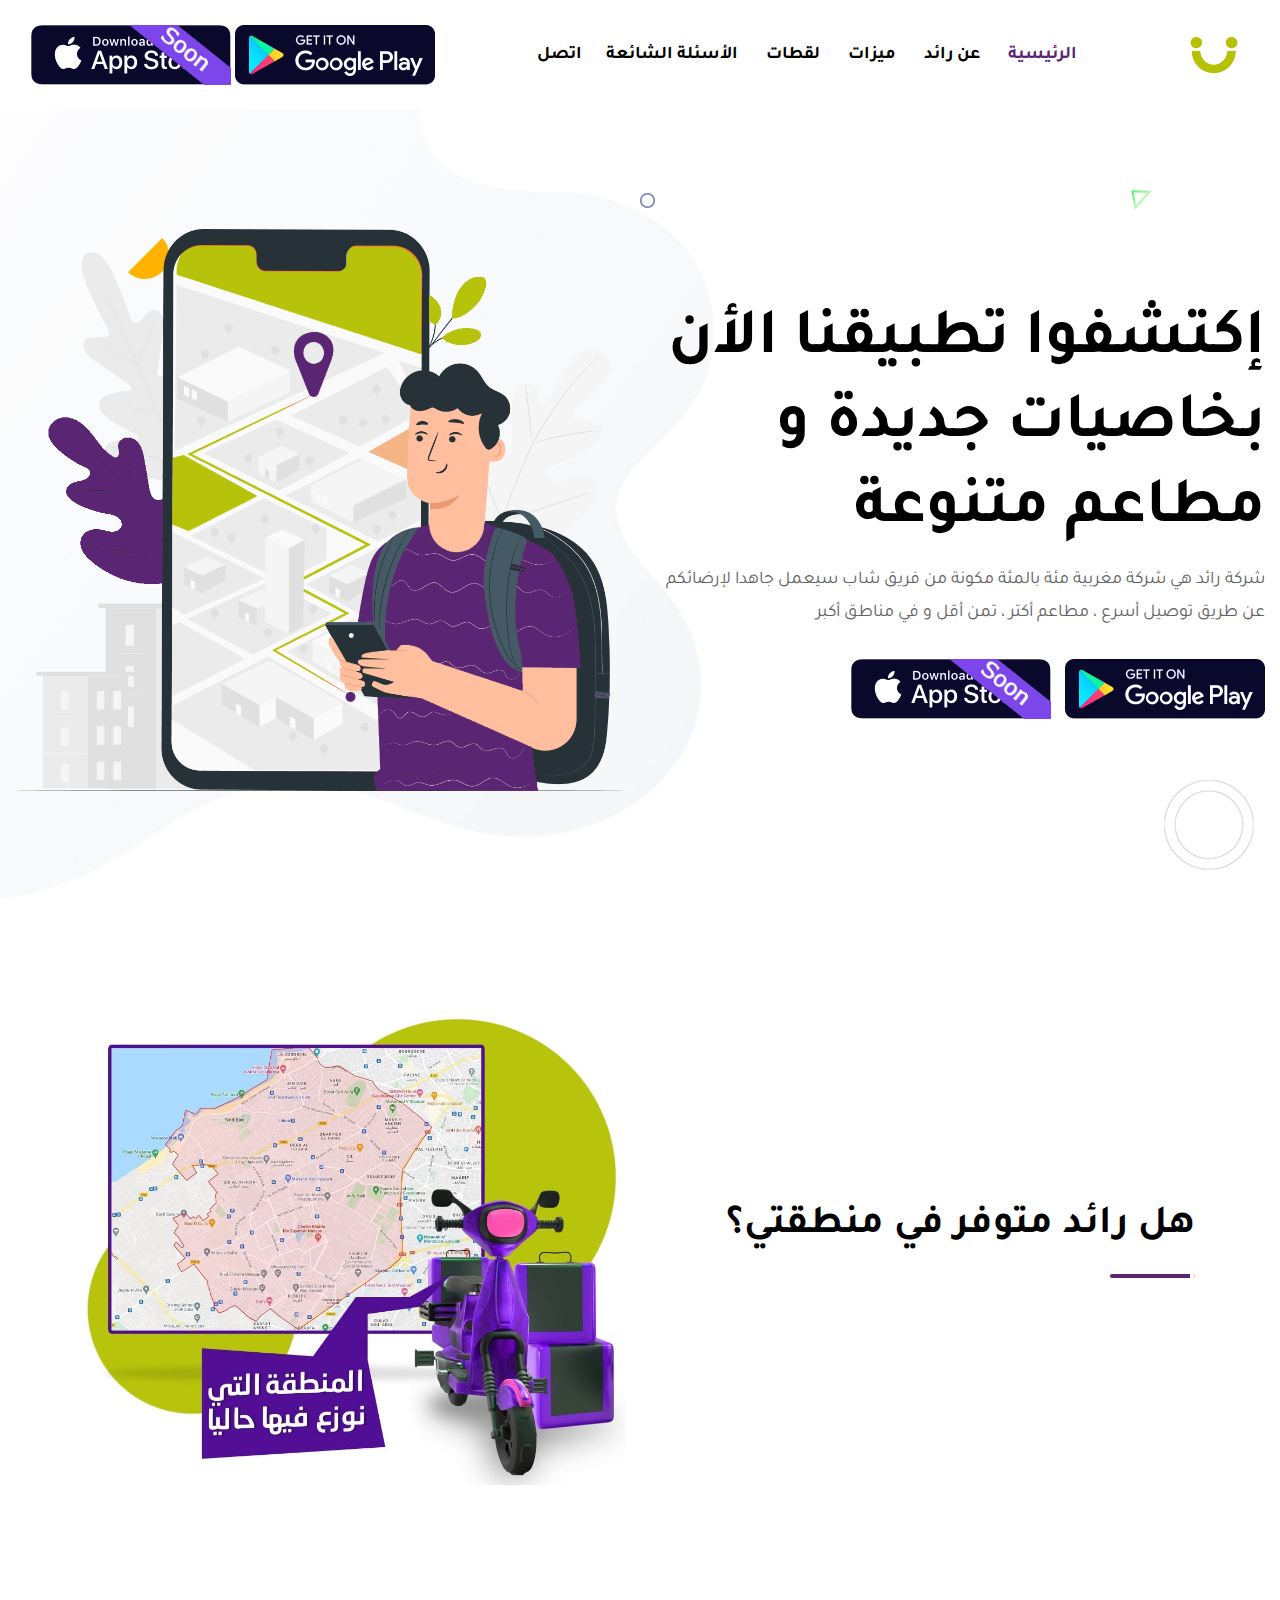
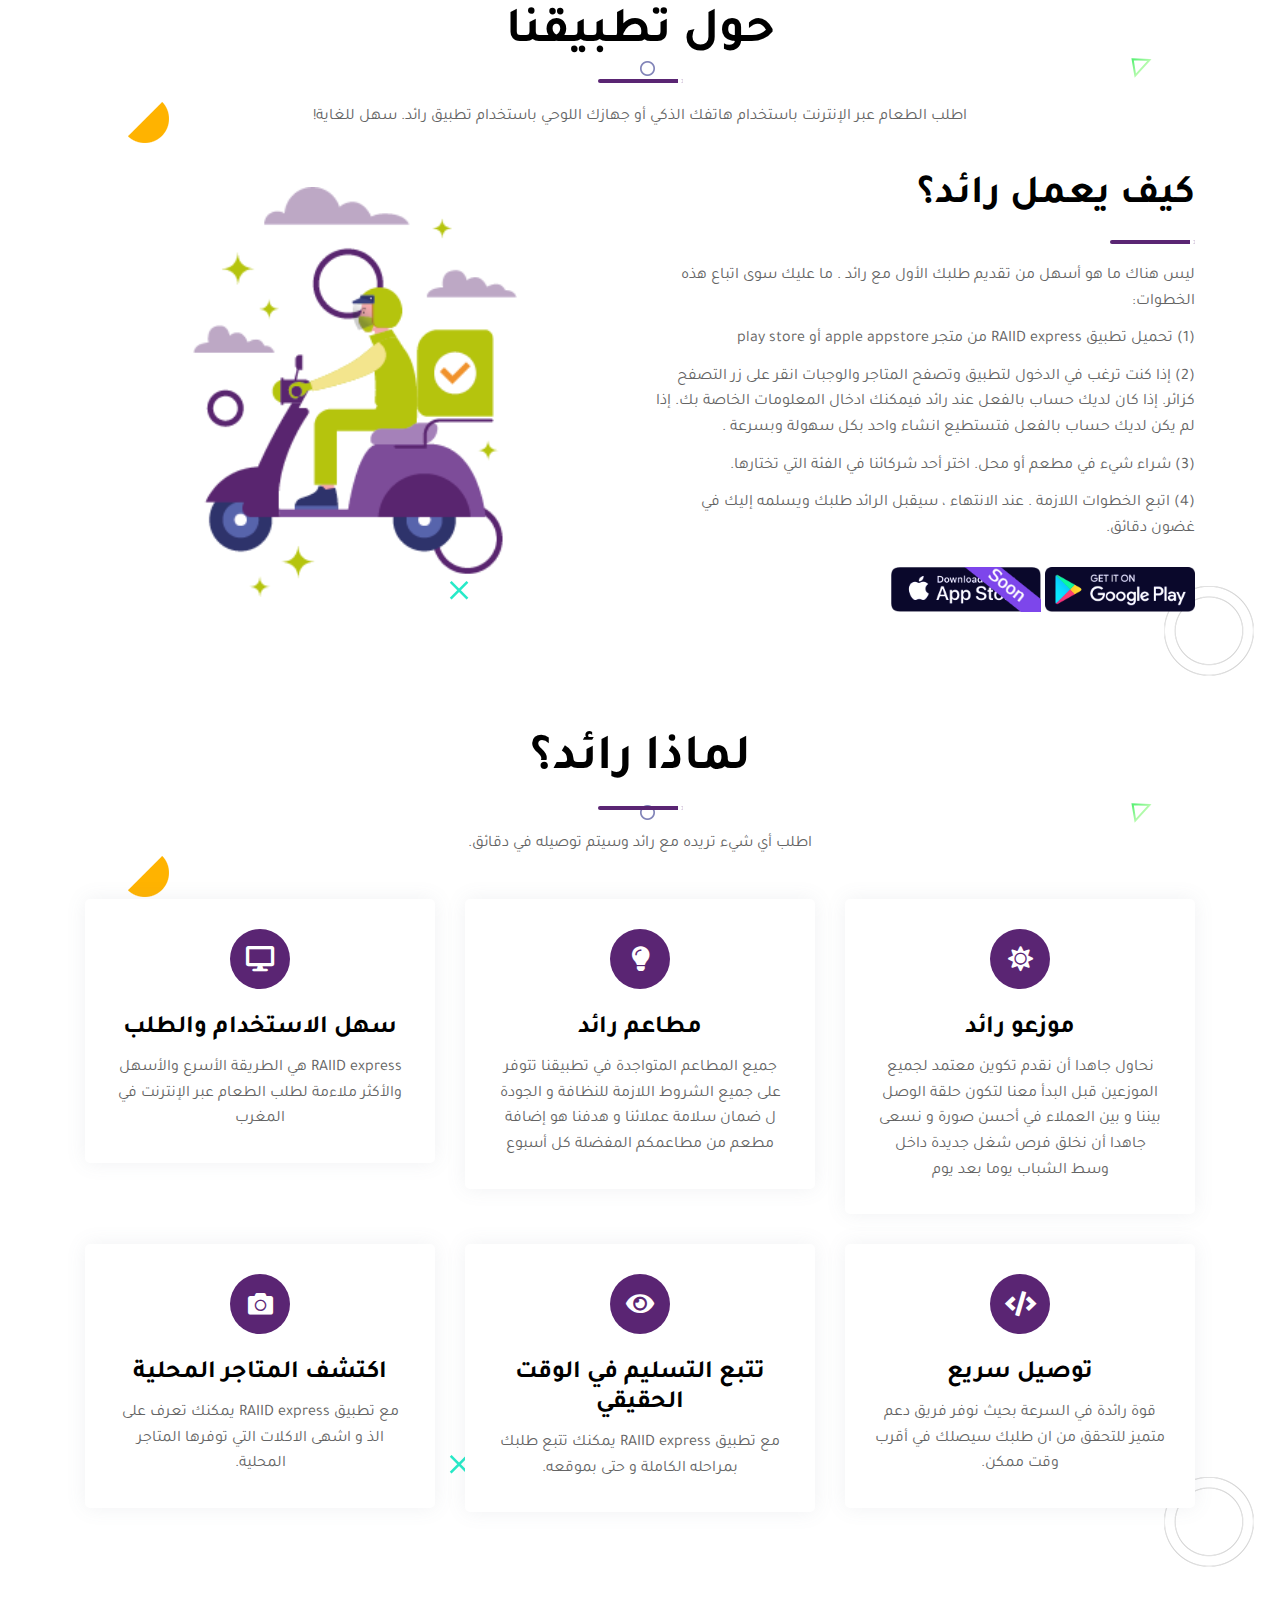
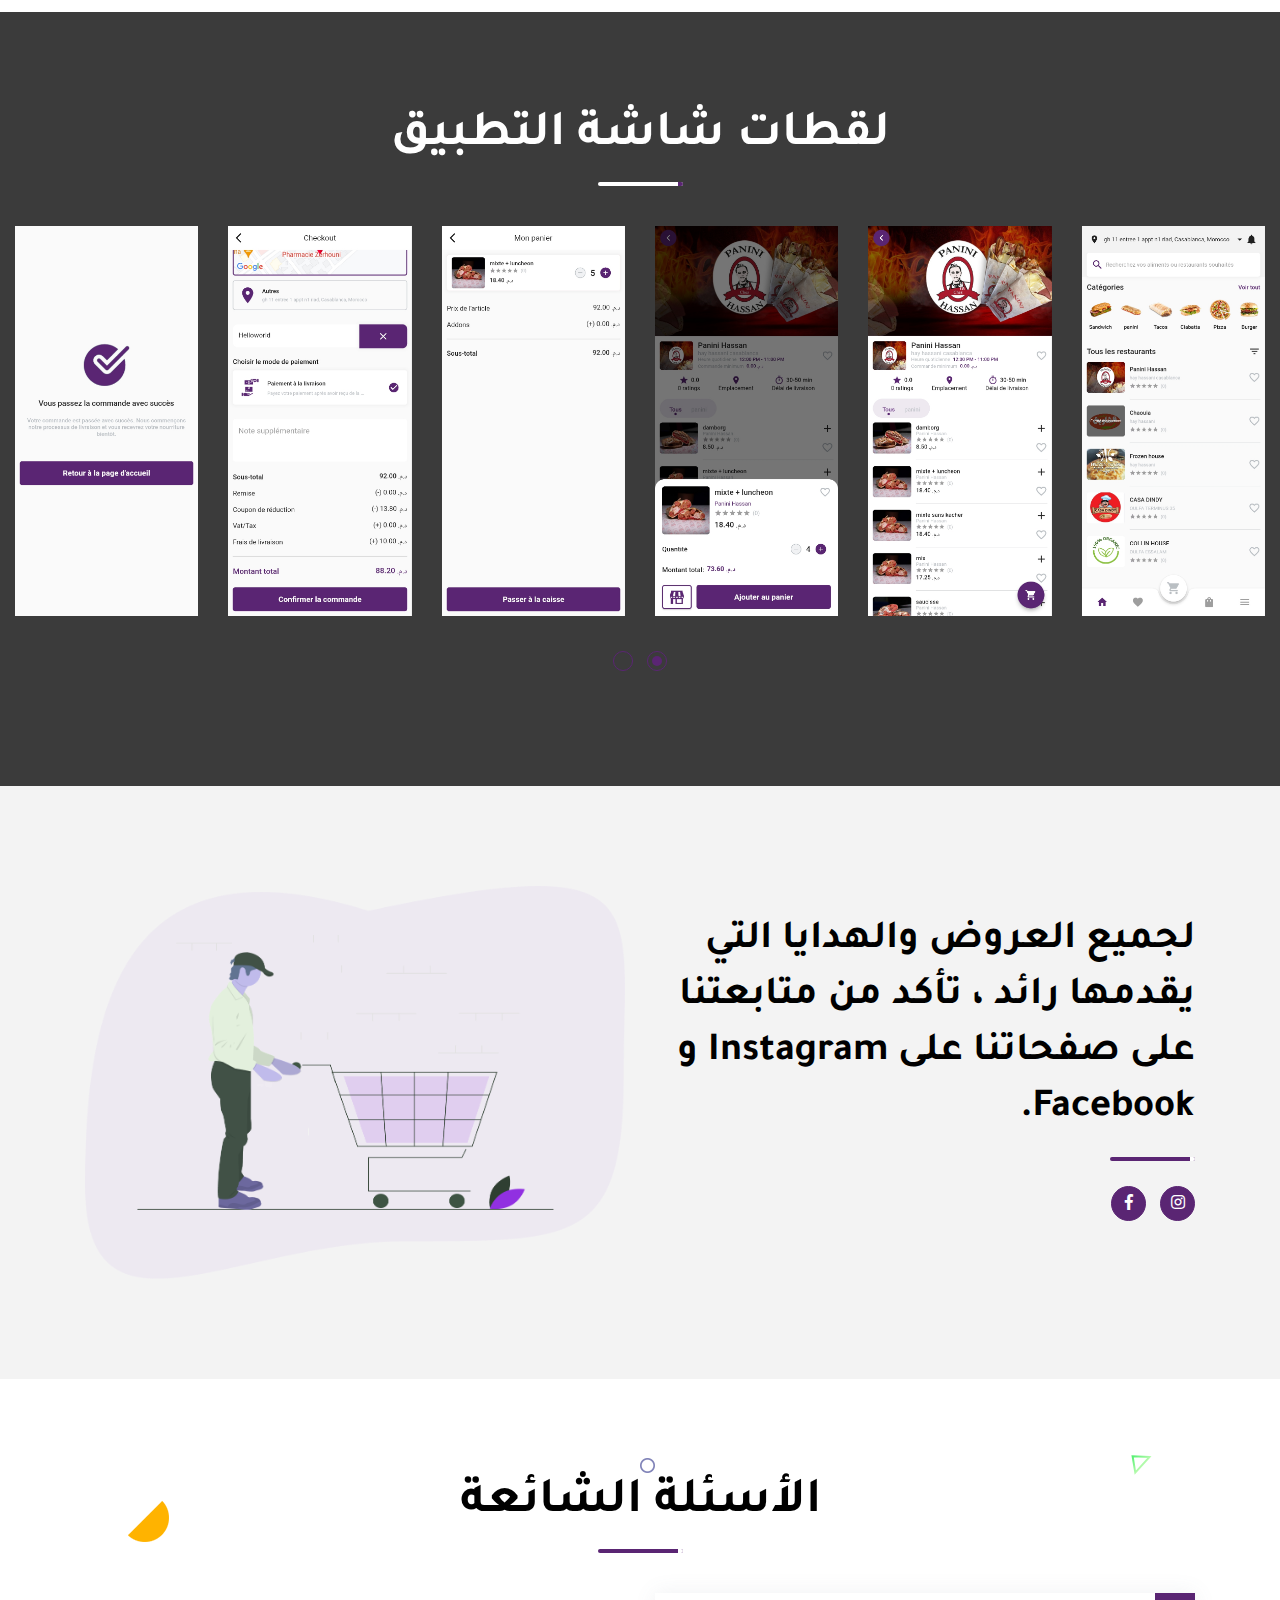
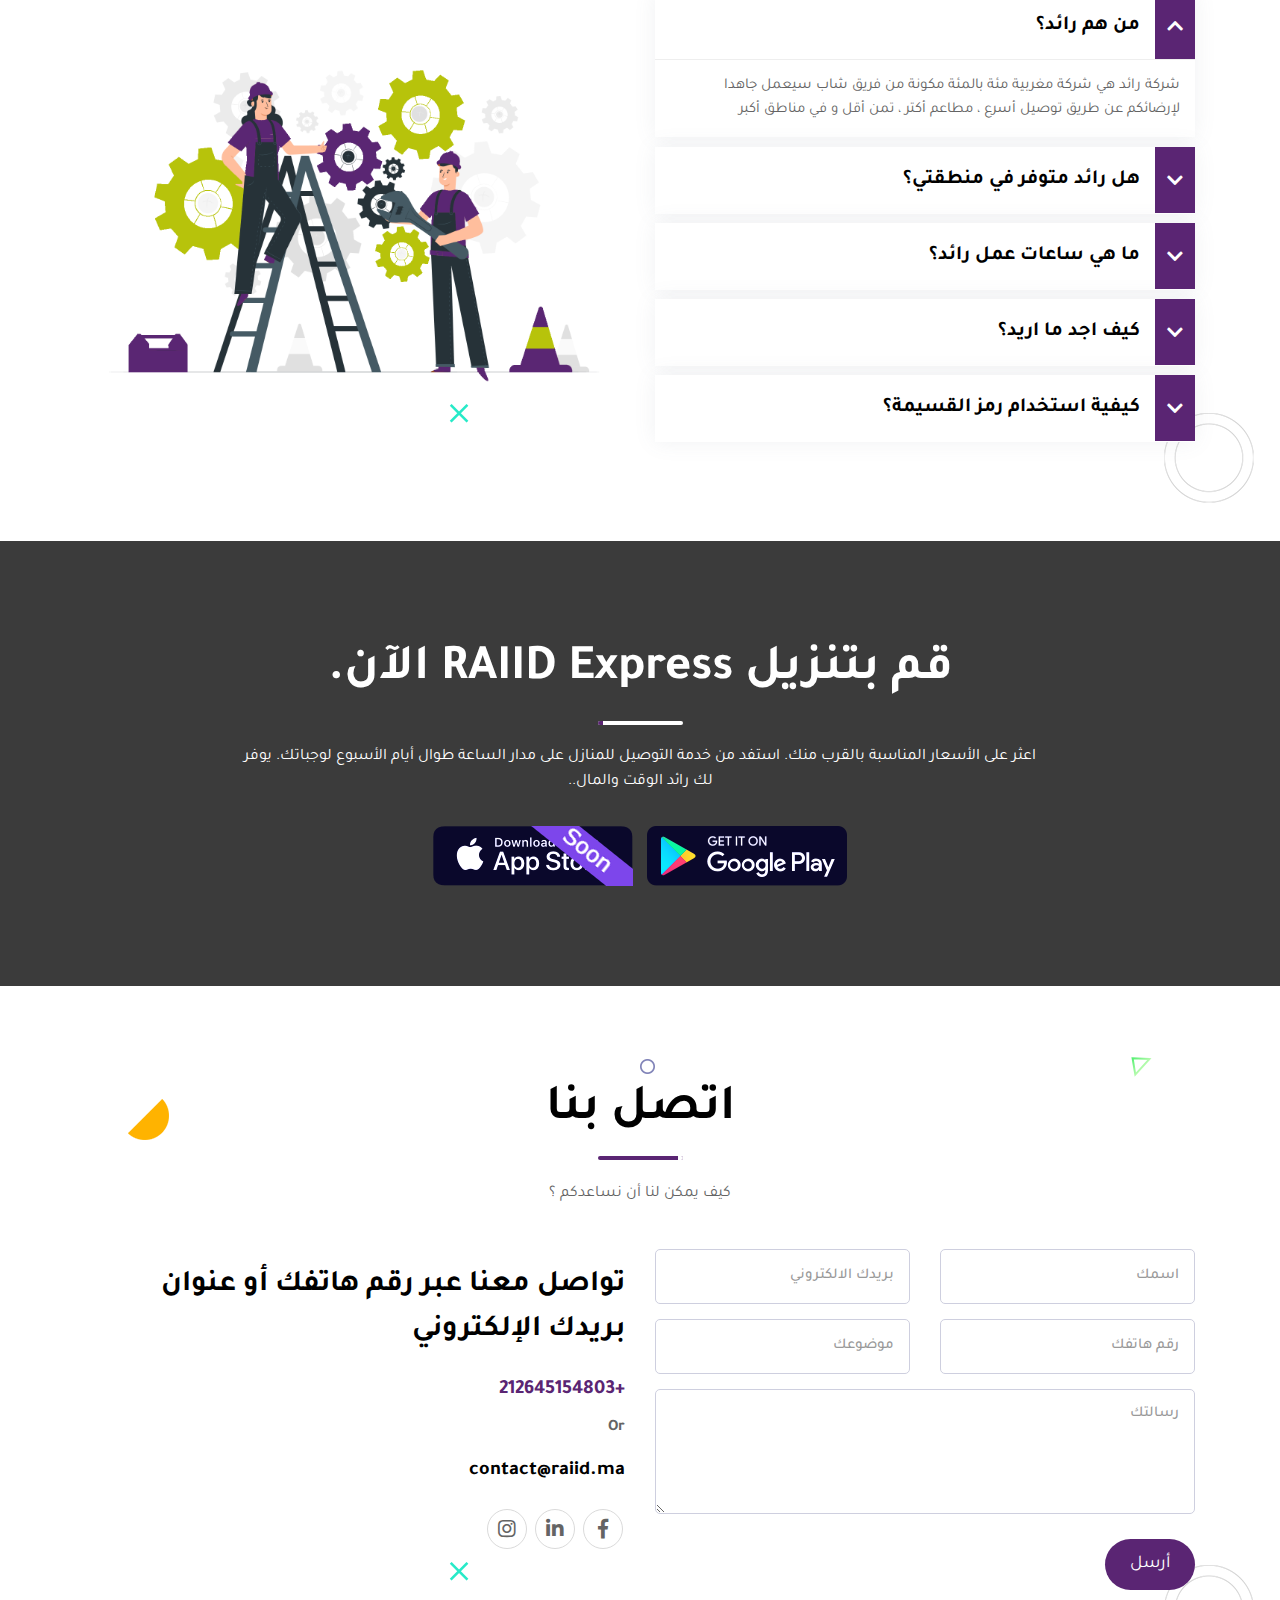
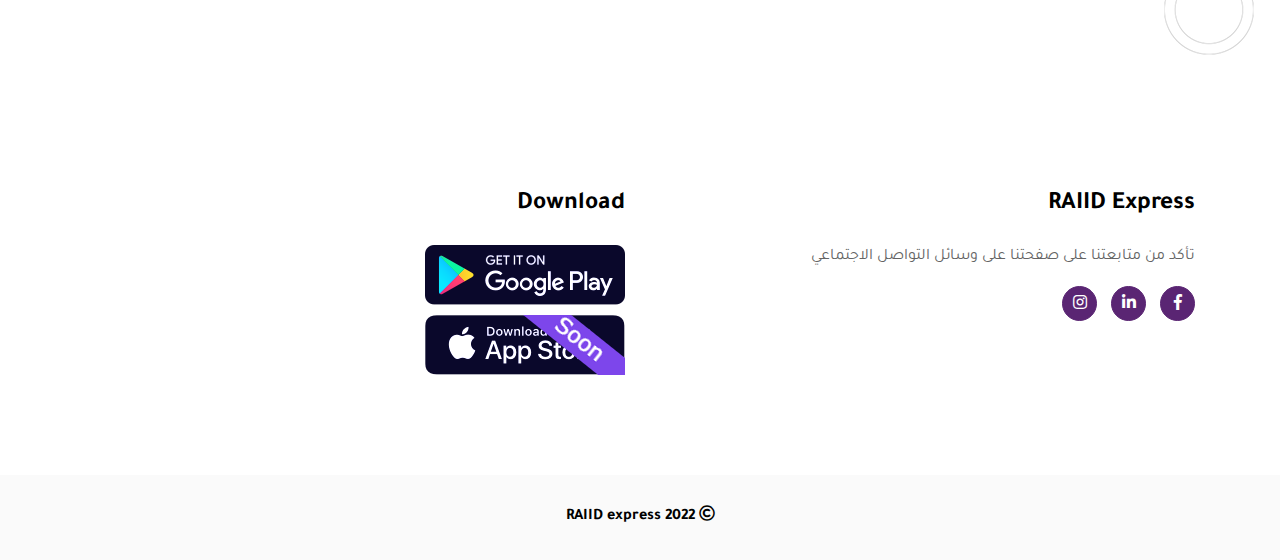
<file: index.html>
<!doctype html>
<html lang="zxx">

<head>
    <!-- Required meta tags -->
    <meta charset="utf-8">
    <meta name="viewport" content="width=device-width, initial-scale=1, shrink-to-fit=no">

    <!-- Bootstrap Min CSS -->
    <link rel="stylesheet" href="assets/css/bootstrap.min.css">
    <!-- Animate Min CSS -->
    <link rel="stylesheet" href="assets/css/animate.min.css">
    <!-- Owl Carousel Min CSS -->
    <link rel="stylesheet" href="assets/css/owl.carousel.min.css">
    <!-- Fontawesome CSS -->
    <link rel="stylesheet" href="assets/css/fontawesome.min.css">
    <!-- Odometer CSS -->
    <link rel="stylesheet" href="assets/css/odometer.css">
    <!-- Popup CSS -->
    <link rel="stylesheet" href="assets/css/magnific-popup.min.css">
    <!-- Slick CSS -->
    <link rel="stylesheet" href="assets/css/slick.min.css">
    <!-- Style CSS -->
    <link rel="stylesheet" href="assets/css/style.css">
    <!-- Responsive CSS -->
    <link rel="stylesheet" href="assets/css/responsive.css">
    <!-- RTL CSS -->
    <link rel="stylesheet" href="assets/css/rtl.css">

    <title>RAIID express</title>

    <link rel="icon" type="image/ico" href="assets/img/favicon.ico">
</head>

<body data-spy="scroll" data-offset="120">
    <!-- Button trigger modal -->
    <button type="button" class="btn btn-primary d-none" id="btn-show-popup" data-toggle="modal" data-target="#exampleModalCenter">
        Launch demo modal
    </button>
    
    <!-- Modal -->
    <div class="modal fade" id="exampleModalCenter" tabindex="-1" role="dialog" aria-labelledby="exampleModalCenterTitle" aria-hidden="true">
        <div class="modal-dialog modal-dialog-centered" role="document">
        <div class="modal-content">
            <div class="modal-body"><h5>سوف نتصل بك قريبا</h5></div>
            <div class="modal-footer">
                <div class="col-lg-12 col-md-12">
                    <div class="send-btn">
                        <button type="button" data-dismiss="modal" class="default-btn">إغلاق<span></span></button>
                        <div class="clearfix"></div>
                    </div>
                </div>
            </div>
        </div>
        </div>
    </div>
    <!-- Start Preloader Area -->
    <div class="preloader">
        <div class="preloader">
            <span></span>
            <span></span>
        </div>
    </div>
    <!-- End Preloader Area -->

    <!-- Start Navbar Area -->
    <nav class="navbar navbar-expand-lg navbar-light bg-light">
        <div class="container-fluid">
            <div class="logo">
                <a href="index.html">
                    <img src="assets/img/favicon.png" alt="RAIID express" width="70px">
                </a>
            </div>

            <button class="navbar-toggler" type="button" data-toggle="collapse" data-target="#navbarSupportedContent"
                aria-controls="navbarSupportedContent" aria-expanded="false" aria-label="Toggle navigation">
                <span class="navbar-toggler-icon"></span>
            </button>

            <div class="collapse navbar-collapse" id="navbarSupportedContent">
                <ul class="navbar-nav">
                    <li class="nav-item">
                        <a href="#home" class="nav-link">
                            الرئيسية
                        </a>
                    </li>

                    <li class="nav-item">
                        <a href="#about" class="nav-link">
                            عن رائد
                        </a>
                    </li>

                    <li class="nav-item">
                        <a href="#features" class="nav-link">
                            ميزات
                        </a>
                    </li>

                    <li class="nav-item">
                        <a href="#screenshots" class="nav-link">
                            لقطات
                        </a>
                    </li>

                    <li class="nav-item">
                        <a href="#faq" class="nav-link">
                            الأسئلة الشائعة
                        </a>
                    </li>

                    <li class="nav-item">
                        <a href="#contact" class="nav-link">
                            اتصل
                        </a>
                    </li>
                </ul>

                <div class="banner-holder">
                    <a href="https://play.google.com/store/apps/details?id=ml.raiid.Raiidexpress">
                        <img src="assets/img/store/1.png" alt="image">
                    </a>
                    <img src="assets/img/store/2.png" alt="image">
                </div>
            </div>
        </div>
    </nav>
    <!-- End Navbar Area -->

    <!-- Start Main Banner Area -->
    <div id="home" class="main-banner">
        <div class="d-table">
            <div class="d-table-cell">
                <div class="container-fluid">
                    <div class="row align-items-center">
                        <div class="col-lg-6">
                            <div class="banner-content">
                                <h1>إكتشفوا تطبيقنا الأن بخاصيات جديدة  و مطاعم متنوعة</h1>
                                <p>شركة رائد هي شركة مغربية مئة بالمئة مكونة من فريق شاب سيعمل جاهدا لإرضائكم عن طريق توصيل أسرع ، مطاعم أكتر ، تمن أقل و في مناطق أكبر</p>

                                <div class="banner-holder">
                                    <a href="https://play.google.com/store/apps/details?id=ml.raiid.Raiidexpress">
                                        <img src="assets/img/store/1.png" alt="image">
                                    </a>
                                    <img src="assets/img/store/2.png" alt="image">
                                </div>
                            </div>
                        </div>

                        <div class="col-lg-6">
                            <div class="banner-image">
                                <img src="assets/img/mobile.png" alt="image">
                            </div>
                        </div>
                    </div>
                </div>
            </div>
        </div>

        <div class="default-shape">
            <div class="shape-1">
                <img src="assets/img/shape/1.png" alt="image">
            </div>

            <div class="shape-2 rotateme">
                <img src="assets/img/shape/2.png" alt="image">
            </div>

            <div class="shape-3">
                <img src="assets/img/shape/3.svg" alt="image">
            </div>

            <div class="shape-4">
                <img src="assets/img/shape/4.svg" alt="image">
            </div>

            <div class="shape-5">
                <img src="assets/img/shape/5.png" alt="image">
            </div>
        </div>
    </div>
    <!-- End Main Banner Area -->

    <!-- Start map Area -->
    <section class="ptb-100">
        <div class="container">
            <div class="row align-items-center">
                <div class="col-lg-6">
                    <div class="overview-content">
                        <h3>هل رائد متوفر في منطقتي؟</h3>
                        <div class="bar"></div>
                    </div>
                </div>

                <div class="col-lg-6">
                    <div class="overview-image">
                        <img src="assets/img/map.jpg" alt="image">
                    </div>
                </div>
            </div>
        </div>
    </section>
    <!-- End map Area -->


    <!-- Start About Area -->
    <section id="about" class="about-area pb-100">
        <div class="container">
            <div class="section-title">
                <br>
                <h2>حول تطبيقنا</h2>
                <div class="bar"></div>
                <p>اطلب الطعام عبر الإنترنت باستخدام هاتفك الذكي أو جهازك اللوحي باستخدام تطبيق رائد. سهل للغاية!</p>
            </div>

            <div class="row align-items-center">
                <div class="col-lg-6">
                    <div class="about-content">
                        <h3>كيف يعمل رائد؟</h3>
                        <div class="bar"></div>
                        <p>ليس هناك ما هو أسهل من تقديم طلبك الأول مع رائد . ما عليك سوى اتباع هذه الخطوات:</p>
                        <p>(1) تحميل تطبيق RAIID express من متجر apple appstore أو play store</p>
                        <p>(2) إذا كنت ترغب في الدخول لتطبيق وتصفح المتاجر والوجبات انقر على زر التصفح كزائر.
                            إذا كان لديك حساب بالفعل عند رائد فيمكنك ادخال المعلومات الخاصة بك.
                            إذا لم يكن لديك حساب بالفعل فتستطيع انشاء واحد بكل سهولة وبسرعة .</p>
                        <p>(3) شراء شيء في مطعم أو محل. اختر أحد شركائنا في الفئة التي تختارها.</p>
                        <p>(4) اتبع الخطوات اللازمة . عند الانتهاء ، سيقبل الرائد طلبك ويسلمه إليك في غضون دقائق.</p>

                        <div class="about-btn">
                            <div class="banner-holder">
                                <a href="https://play.google.com/store/apps/details?id=ml.raiid.Raiidexpress">
                                    <img src="assets/img/store/1.png" width="150px" alt="image">
                                </a>
                                <img src="assets/img/store/2.png" width="150px" alt="image">
                            </div>
                        </div>
                    </div>
                </div>

                <div class="col-lg-6" style="text-align: center;">
                    <div class="about-image">
                        <img src="assets/img/about.png" width="60%" alt="image">
                    </div>
                </div>
            </div>
        </div>

        <div class="default-shape">
            <div class="shape-1">
                <img src="assets/img/shape/1.png" alt="image">
            </div>

            <div class="shape-2 rotateme">
                <img src="assets/img/shape/2.png" alt="image">
            </div>

            <div class="shape-3">
                <img src="assets/img/shape/3.svg" alt="image">
            </div>

            <div class="shape-4">
                <img src="assets/img/shape/4.svg" alt="image">
            </div>

            <div class="shape-5">
                <img src="assets/img/shape/5.png" alt="image">
            </div>
        </div>
    </section>
    <!-- End About Area -->

    <!-- Start Features Area -->
    <section id="features" class="features-area pb-70">
        <div class="container">
            <div class="section-title">
                <br>
                <h2>لماذا رائد؟</h2>
                <div class="bar"></div>
                <p>اطلب أي شيء تريده مع رائد وسيتم توصيله في دقائق.</p>
            </div>

            <div class="row">
                <div class="col-lg-4 col-md-6">
                    <div class="single-features">
                        <div class="icon">
                            <i class="fa fa-sun"></i>
                        </div>
                        <h3>موزعو رائد</h3>
                        <p>نحاول جاهدا أن نقدم تكوين معتمد لجميع الموزعين قبل البدأ معنا لتكون حلقة الوصل بيننا و بين العملاء في أحسن صورة و نسعى جاهدا أن نخلق فرص شغل جديدة داخل وسط الشباب يوما بعد يوم</p>
                    </div>
                </div>

                <div class="col-lg-4 col-md-6">
                    <div class="single-features">
                        <div class="icon">
                            <i class="fa fa-lightbulb"></i>
                        </div>
                        <h3>مطاعم رائد</h3>
                        <p>جميع المطاعم المتواجدة في تطبيقنا تتوفر على جميع الشروط اللازمة للنظافة و الجودة ل ضمان سلامة عملائنا و هدفنا هو إضافة مطعم من مطاعمكم المفضلة كل أسبوع</p>
                    </div>
                </div>

                <div class="col-lg-4 col-md-6">
                    <div class="single-features">
                        <div class="icon">
                            <i class="fa fa-desktop"></i>
                        </div>
                        <h3>سهل الاستخدام والطلب</h3>
                        <p>RAIID express هي الطريقة الأسرع والأسهل والأكثر ملاءمة لطلب الطعام عبر الإنترنت في المغرب</p>
                    </div>
                </div>

                <div class="col-lg-4 col-md-6">
                    <div class="single-features">
                        <div class="icon">
                            <i class="fa fa-code"></i>
                        </div>
                        <h3>توصيل سريع</h3>
                        <p>قوة رائدة في السرعة بحيث نوفر فريق دعم متميز للتحقق من ان طلبك سيصلك في أقرب وقت ممكن.</p>
                    </div>
                </div>

                <div class="col-lg-4 col-md-6">
                    <div class="single-features">
                        <div class="icon">
                            <i class="fa fa-eye"></i>
                        </div>
                        <h3>تتبع التسليم في الوقت الحقيقي</h3>
                        <p>مع تطبيق RAIID express يمكنك تتبع طلبك بمراحله الكاملة و حتى بموقعه.</p>
                    </div>
                </div>

                <div class="col-lg-4 col-md-6">
                    <div class="single-features">
                        <div class="icon">
                            <i class="fa fa-camera"></i>
                        </div>
                        <h3>اكتشف المتاجر المحلية</h3>
                        <p>مع تطبيق RAIID express يمكنك تعرف على الذ و اشهى الاكلات التي توفرها المتاجر المحلية.</p>
                    </div>
                </div>
            </div>
        </div>

        <div class="default-shape">
            <div class="shape-1">
                <img src="assets/img/shape/1.png" alt="image">
            </div>

            <div class="shape-2 rotateme">
                <img src="assets/img/shape/2.png" alt="image">
            </div>

            <div class="shape-3">
                <img src="assets/img/shape/3.svg" alt="image">
            </div>

            <div class="shape-4">
                <img src="assets/img/shape/4.svg" alt="image">
            </div>

            <div class="shape-5">
                <img src="assets/img/shape/5.png" alt="image">
            </div>
        </div>
    </section>
    <!-- End Features Area -->

    <!-- End Screenshot Area -->
    <section id="screenshots" class="screenshot-area ptb-100">
        <div class="container-fluid">
            <div class="section-title">
                <h2>لقطات شاشة التطبيق</h2>
                <div class="bar"></div>
            </div>

            <div class="screenshot-slider owl-carousel owl-theme">
                <div class="screenshot-item">
                    <div class="image">
                        <img src="assets/img/screenshot/1.jpg" alt="image">
                    </div>
                </div>

                <div class="screenshot-item">
                    <div class="image">
                        <img src="assets/img/screenshot/2.jpg" alt="image">
                    </div>
                </div>

                <div class="screenshot-item">
                    <div class="image">
                        <img src="assets/img/screenshot/3.jpg" alt="image">
                    </div>
                </div>

                <div class="screenshot-item">
                    <div class="image">
                        <img src="assets/img/screenshot/4.jpg" alt="image">
                    </div>
                </div>

                <div class="screenshot-item">
                    <div class="image">
                        <img src="assets/img/screenshot/5.jpg" alt="image">
                    </div>
                </div>

                <div class="screenshot-item">
                    <div class="image">
                        <img src="assets/img/screenshot/6.jpg" alt="image">
                    </div>
                </div>

                <div class="screenshot-item">
                    <div class="image">
                        <img src="assets/img/screenshot/7.jpg" alt="image">
                    </div>
                </div>

                <div class="screenshot-item">
                    <div class="image">
                        <img src="assets/img/screenshot/8.jpg" alt="image">
                    </div>
                </div>

                <div class="screenshot-item">
                    <div class="image">
                        <img src="assets/img/screenshot/9.jpg" alt="image">
                    </div>
                </div>
            </div>
        </div>
    </section>
    <!-- End Screenshot Area -->

    <!-- Start Overview Area -->
    <section class="overview-area ptb-100">
        <div class="container">
            <div class="row align-items-center">
                <div class="col-lg-6">
                    <div class="overview-content">
                        <h3>لجميع العروض والهدايا التي يقدمها رائد ، تأكد من متابعتنا على صفحاتنا على Instagram و Facebook.</h3>
                        <div class="bar"></div>
                        <div class="overview-btn">
                            <div class="single-footer-widget">
                                <ul class="social-list">
                                    <li>
                                        <a href="https://www.instagram.com/raiid_express/" target="_blank">
                                            <i class="fab fa-instagram"></i>
                                        </a>
                                    </li>
                                    <li>
                                        <a href="https://www.facebook.com/raiid.express" target="_blank">
                                            <i class="fab fa-facebook-f"></i>
                                        </a>
                                    </li>
                                </ul>
                            </div>
                        </div>
                    </div>
                </div>

                <div class="col-lg-6">
                    <div class="overview-image">
                        <img src="assets/img/overview.png" alt="image">
                    </div>
                </div>
            </div>
        </div>
    </section>
    <!-- End Overview Area -->

    <!-- Start Faq Area -->
    <section id="faq" class="faq-area ptb-100">
        <div class="container">
            <div class="section-title">
                <h2>الأسئلة الشائعة</h2>
                <div class="bar"></div>
            </div>

            <div class="row align-items-center">
                <div class="col-lg-6">
                    <div class="faq-accordion-content">
                        <ul class="accordion">
                            <li class="accordion-item">
                                <a class="accordion-title active" href="javascript:void(0)">
                                    <i class="fa fa-chevron-down"></i>
                                    من هم رائد؟
                                </a>

                                <p class="accordion-content show">شركة رائد هي شركة مغربية مئة بالمئة مكونة من فريق شاب سيعمل جاهدا لإرضائكم عن طريق توصيل أسرع ، مطاعم أكتر ، تمن أقل و في مناطق أكبر</p>
                            </li>

                            <li class="accordion-item">
                                <a class="accordion-title" href="javascript:void(0)">
                                    <i class="fa fa-chevron-down"></i>
                                    هل رائد متوفر في منطقتي؟
                                </a>

                                <p class="accordion-content">رائد متوفر حاليا في هذه <a href="#"><b style="color: #B7C30B;">المناطق</b></a></p>
                            </li>

                            <li class="accordion-item">
                                <a class="accordion-title" href="javascript:void(0)">
                                    <i class="fa fa-chevron-down"></i>
                                    ما هي ساعات عمل رائد؟
                                </a>

                                <p class="accordion-content">سيكون لديك خدمة 24/7. ومع ذلك ، فإن جميع المتاجر لديها جداولها ويمكن إغلاقها حتى إذا كان Glovo متاحًا. لإرشادك ، تظهر صورة المحلات التجارية المفتوحة بالألوان بينما يتم عرض صورة المحلات المغلقة باللون الرمادي.</p>
                            </li>

                            <li class="accordion-item">
                                <a class="accordion-title" href="javascript:void(0)">
                                    <i class="fa fa-chevron-down"></i>
                                    كيف اجد ما اريد؟
                                </a>

                                <p class="accordion-content">يوجد في الجزء العلوي من الشاشة محرك بحث يسمح لك بالعثور على أي منتج.</p>
                            </li>

                            <li class="accordion-item">
                                <a class="accordion-title" href="javascript:void(0)">
                                    <i class="fa fa-chevron-down"></i>
                                    كيفية استخدام رمز القسيمة؟
                                </a>

                                <p class="accordion-content">عندما تصل إلى الخطوة الأخيرة من عملية الشراء ، يوجد حقل يسمح لك بإدخال رمز القسيمة (Code promo)</p>
                            </li>
                        </ul>
                    </div>
                </div>

                <div class="col-lg-6">
                    <div class="faq-image">
                        <img src="assets/img/faq-mobile.png" alt="image">
                    </div>
                </div>
            </div>
        </div>

        <div class="default-shape">
            <div class="shape-1">
                <img src="assets/img/shape/1.png" alt="image">
            </div>

            <div class="shape-2 rotateme">
                <img src="assets/img/shape/2.png" alt="image">
            </div>

            <div class="shape-3">
                <img src="assets/img/shape/3.svg" alt="image">
            </div>

            <div class="shape-4">
                <img src="assets/img/shape/4.svg" alt="image">
            </div>

            <div class="shape-5">
                <img src="assets/img/shape/5.png" alt="image">
            </div>
        </div>
    </section>
    <!-- End Faq Area -->

    <!-- Start App Download Area -->
    <section class="app-download ptb-100">
        <div class="container">
            <div class="app-download-content">
                <h3>قم بتنزيل RAIID Express الآن.</h3>
                <div class="bar"></div>
                <p>اعثر على الأسعار المناسبة بالقرب منك. استفد من خدمة التوصيل للمنازل على مدار الساعة طوال أيام الأسبوع لوجباتك. يوفر لك رائد الوقت والمال..</p>
                <div class="app-holder">
                    <a href="https://play.google.com/store/apps/details?id=ml.raiid.Raiidexpress">
                        <img src="assets/img/store/1.png" alt="image">
                    </a>
                    <img src="assets/img/store/2.png" alt="image">
                </div>
            </div>
        </div>
    </section>
    <!-- End App Download Area -->

    <!-- Start Contact Area -->
    <section id="contact" class="contact-area ptb-100">
        <div class="container">
            <div class="section-title">
                <h2>اتصل بنا</h2>
                <div class="bar"></div>
                <p>كيف يمكن لنا أن نساعدكم ؟</p>
            </div>

            <div class="row align-items-center">
                <div class="col-lg-6">
                    <div class="contact-form">
                        <form id="contactForm" name="google-sheet" autocomplete="off">
                            <div class="row">
                                <div class="col-lg-6 col-md-6">
                                    <div class="form-group">
                                        <input type="text" name="name" id="name" class="form-control" required
                                            data-error="يرجى إدخال اسمكe" placeholder="اسمك">
                                        <div class="help-block with-errors"></div>
                                    </div>
                                </div>

                                <div class="col-lg-6 col-md-6">
                                    <div class="form-group">
                                        <input type="email" name="email" id="email" class="form-control" required
                                            data-error="رجاءا أدخل بريدك الإلكتروني" placeholder="بريدك الالكتروني">
                                        <div class="help-block with-errors"></div>
                                    </div>
                                </div>

                                <div class="col-lg-6 col-md-6">
                                    <div class="form-group">
                                        <input type="text" name="phone_number" id="phone_number" required
                                            data-error="الرجاء إدخال رقمك" class="form-control"
                                            placeholder="رقم هاتفك">
                                        <div class="help-block with-errors"></div>
                                    </div>
                                </div>

                                <div class="col-lg-6 col-md-6">
                                    <div class="form-group">
                                        <input type="text" name="msg_subject" id="msg_subject" class="form-control"
                                            required data-error="الرجاء إدخال موضوعك" placeholder="موضوعك">
                                        <div class="help-block with-errors"></div>
                                    </div>
                                </div>

                                <div class="col-lg-12 col-md-12">
                                    <div class="form-group">
                                        <textarea name="message" class="form-control" id="message" cols="30" rows="6"
                                            required data-error="اكتب رسالتك"
                                            placeholder="رسالتك"></textarea>
                                        <div class="help-block with-errors"></div>
                                    </div>
                                </div>

                                <div class="col-lg-12 col-md-12">
                                    <div class="send-btn">
                                        <button type="submit" id="Continuer" class="default-btn">أرسل<span></span></button>
                                        <div id="msgSubmit" class="h3 text-center hidden"></div>
                                        <div class="clearfix"></div>
                                    </div>
                                </div>
                            </div>
                        </form>
                    </div>
                </div>

                <div class="col-lg-6">
                    <div class="contact-info">
                        <div class="contact-info-content">
                            <h3>تواصل معنا عبر رقم هاتفك أو عنوان بريدك الإلكتروني</h3>
                            <h2>
                                <a href="tel:+1-485-456-0102">+212645154803</a>
                                <span>Or</span>
                                <a href="mailto:hello@spacle.com">Contact@raiid.ma</a>
                            </h2>

                            <ul class="social">
                                <li>
                                    <a href="https://www.facebook.com/raiid.express" target="_blank">
                                        <i class="fab fa-facebook-f"></i>
                                    </a>
                                </li>
                                <!--<li>
                                    <a href="#" target="_blank">
                                        <i class="fab fa-twitter"></i>
                                    </a>
                                </li>-->
                                <li>
                                    <a href="https://www.linkedin.com/company/raiid-express/" target="_blank">
                                        <i class="fab fa-linkedin-in"></i>
                                    </a>
                                </li>
                                <li>
                                    <a href="https://www.instagram.com/raiid_express/" target="_blank">
                                        <i class="fab fa-instagram"></i>
                                    </a>
                                </li>
                            </ul>
                        </div>
                    </div>
                </div>
            </div>
        </div>

        <div class="default-shape">
            <div class="shape-1">
                <img src="assets/img/shape/1.png" alt="image">
            </div>

            <div class="shape-2 rotateme">
                <img src="assets/img/shape/2.png" alt="image">
            </div>

            <div class="shape-3">
                <img src="assets/img/shape/3.svg" alt="image">
            </div>

            <div class="shape-4">
                <img src="assets/img/shape/4.svg" alt="image">
            </div>

            <div class="shape-5">
                <img src="assets/img/shape/5.png" alt="image">
            </div>
        </div>
    </section>
    <!-- End Contact Area -->

    <!-- Start Footer Area -->
    <section class="footer-area pt-100 pb-70">
        <div class="container">
            <div class="row">
                <div class="col-lg-6 col-sm-6">
                    <div class="single-footer-widget">
                        <a href="#" class="logo">
                            <h2>RAIID express</h2>
                        </a>
                        <p>تأكد من متابعتنا على صفحتنا على وسائل التواصل الاجتماعي</p>
                        <ul class="social-list">
                            <li>
                                <a href="https://www.facebook.com/raiid.express" target="_blank">
                                    <i class="fab fa-facebook-f"></i>
                                </a>
                            </li>
                            <!--<li>
                                <a href="#" target="_blank">
                                    <i class="fab fa-twitter"></i>
                                </a>
                            </li>-->
                            <li>
                                <a href="https://www.linkedin.com/company/raiid-express/" target="_blank">
                                    <i class="fab fa-linkedin-in"></i>
                                </a>
                            </li>
                            <li>
                                <a href="https://www.instagram.com/raiid_express/" target="_blank">
                                    <i class="fab fa-instagram"></i>
                                </a>
                            </li>
                        </ul>
                    </div>
                </div>

                <!--<div class="col-lg-3 col-sm-6">
                    <div class="single-footer-widget pl-5">
                        <h3>Company</h3>
                        <ul class="list">
                            <li>
                                <a href="#">
                                    About
                                </a>
                            </li>
                            <li>
                                <a href="#">
                                    Carrers
                                </a>
                            </li>
                            <li>
                                <a href="#">
                                    Awards
                                </a>
                            </li>
                            <li>
                                <a href="#">
                                    User Program
                                </a>
                            </li>
                            <li>
                                <a href="#">
                                    Locations
                                </a>
                            </li>
                            <li>
                                <a href="#">
                                    Login
                                </a>
                            </li>
                        </ul>
                    </div>
                </div>

                <div class="col-lg-3 col-sm-6">
                    <div class="single-footer-widget">
                        <h3>Products</h3>
                        <ul class="list">
                            <li>
                                <a href="#">
                                    Integrations
                                </a>
                            </li>
                            <li>
                                <a href="#">
                                    API
                                </a>
                            </li>
                            <li>
                                <a href="#">
                                    Documentation
                                </a>
                            </li>
                            <li>
                                <a href="#">
                                    Sign Up
                                </a>
                            </li>
                            <li>
                                <a href="#">
                                    Release Notes
                                </a>
                            </li>
                            <li>
                                <a href="#">
                                    User Program
                                </a>
                            </li>
                        </ul>
                    </div>
                </div>-->

                <div class="col-lg-6 col-sm-6">
                    <div class="single-footer-widget">
                        <h3>Download</h3>

                        <ul class="footer-holder">
                            <li>
                                <a href="https://play.google.com/store/apps/details?id=ml.raiid.Raiidexpress">
                                    <img src="assets/img/store/1.png" alt="image">
                                </a>
                            </li>

                            <li>
                                <img src="assets/img/store/2.png" alt="image">
                            </li>
                        </ul>
                    </div>
                </div>
            </div>
        </div>
    </section>
    <!-- End Footer Area -->

    <!-- Start Copy Right Area -->
    <div class="copy-right">
        <div class="container">
            <div class="copy-right-content">
                <p>
                    <i class="far fa-copyright"></i>
                    2022 RAIID express
                </p>
            </div>
        </div>
    </div>
    <!-- End Copy Right Area -->

    <!-- Start Go Top Section -->
    <div class="go-top">
        <i class="fa fa-chevron-up"></i>
        <i class="fa fa-chevron-up"></i>
    </div>
    <!-- End Go Top Section -->

    <!-- jQuery Min JS -->
    <script src="assets/js/jquery-3.5.1.min.js"></script>
    <!-- Popper Min JS -->
    <script src="assets/js/popper.min.js"></script>
    <!-- Bootstrap Min JS -->
    <script src="assets/js/bootstrap.min.js"></script>
    <!-- Owl Carousel Min JS -->
    <script src="assets/js/owl.carousel.min.js"></script>
    <!-- Appear JS -->
    <script src="assets/js/jquery.appear.js"></script>
    <!-- Odometer JS -->
    <script src="assets/js/odometer.min.js"></script>
    <!-- Slick JS -->
    <script src="assets/js/slick.min.js"></script>
    <!-- Particles JS -->
    <script src="assets/js/particles.min.js"></script>
    <!-- Ripples JS -->
    <script src="assets/js/jquery.ripples-min.js"></script>
    <!-- Popup JS -->
    <script src="assets/js/jquery.magnific-popup.min.js"></script>
    <!-- WOW Min JS -->
    <script src="assets/js/wow.min.js"></script>
    <!-- AjaxChimp Min JS -->
    <script src="assets/js/jquery.ajaxchimp.min.js"></script>
    <!-- Form Validator Min JS -->
    <script src="assets/js/form-validator.min.js"></script>
    <!-- Contact Form Min JS -->
    <script src="assets/js/contact-form-script.js"></script>
    <!-- Main JS -->
    <script src="assets/js/main.js"></script>
</body>

</html>
</file>
<file: assets/css/odometer.css>
.odometer.odometer-auto-theme, .odometer.odometer-theme-default {
  display: inline-block;
  vertical-align: middle;
  *vertical-align: auto;
  *zoom: 1;
  *display: inline;
  position: relative;
}
.odometer.odometer-auto-theme .odometer-digit, .odometer.odometer-theme-default .odometer-digit {
  display: inline-block;
  vertical-align: middle;
  *vertical-align: auto;
  *zoom: 1;
  *display: inline;
  position: relative;
}
.odometer.odometer-auto-theme .odometer-digit .odometer-digit-spacer, .odometer.odometer-theme-default .odometer-digit .odometer-digit-spacer {
  display: inline-block;
  vertical-align: middle;
  *vertical-align: auto;
  *zoom: 1;
  *display: inline;
  visibility: hidden;
}
.odometer.odometer-auto-theme .odometer-digit .odometer-digit-inner, .odometer.odometer-theme-default .odometer-digit .odometer-digit-inner {
  text-align: left;
  display: block;
  position: absolute;
  top: 0;
  left: 0;
  right: 0;
  bottom: 0;
  overflow: hidden;
}
.odometer.odometer-auto-theme .odometer-digit .odometer-ribbon, .odometer.odometer-theme-default .odometer-digit .odometer-ribbon {
  display: block;
}
.odometer.odometer-auto-theme .odometer-digit .odometer-ribbon-inner, .odometer.odometer-theme-default .odometer-digit .odometer-ribbon-inner {
  display: block;
  -webkit-backface-visibility: hidden;
}
.odometer.odometer-auto-theme .odometer-digit .odometer-value, .odometer.odometer-theme-default .odometer-digit .odometer-value {
  display: block;
  -webkit-transform: translateZ(0);
}
.odometer.odometer-auto-theme .odometer-digit .odometer-value.odometer-last-value, .odometer.odometer-theme-default .odometer-digit .odometer-value.odometer-last-value {
  position: absolute;
}
.odometer.odometer-auto-theme.odometer-animating-up .odometer-ribbon-inner, .odometer.odometer-theme-default.odometer-animating-up .odometer-ribbon-inner {
  -webkit-transition: -webkit-transform 2s;
  -moz-transition: -moz-transform 2s;
  -ms-transition: -ms-transform 2s;
  -o-transition: -o-transform 2s;
  transition: transform 2s;
}
.odometer.odometer-auto-theme.odometer-animating-up.odometer-animating .odometer-ribbon-inner, .odometer.odometer-theme-default.odometer-animating-up.odometer-animating .odometer-ribbon-inner {
  -webkit-transform: translateY(-100%);
  -moz-transform: translateY(-100%);
  -ms-transform: translateY(-100%);
  -o-transform: translateY(-100%);
  transform: translateY(-100%);
}
.odometer.odometer-auto-theme.odometer-animating-down .odometer-ribbon-inner, .odometer.odometer-theme-default.odometer-animating-down .odometer-ribbon-inner {
  -webkit-transform: translateY(-100%);
  -moz-transform: translateY(-100%);
  -ms-transform: translateY(-100%);
  -o-transform: translateY(-100%);
  transform: translateY(-100%);
}
.odometer.odometer-auto-theme.odometer-animating-down.odometer-animating .odometer-ribbon-inner, .odometer.odometer-theme-default.odometer-animating-down.odometer-animating .odometer-ribbon-inner {
  -webkit-transition: -webkit-transform 2s;
  -moz-transition: -moz-transform 2s;
  -ms-transition: -ms-transform 2s;
  -o-transition: -o-transform 2s;
  transition: transform 2s;
  -webkit-transform: translateY(0);
  -moz-transform: translateY(0);
  -ms-transform: translateY(0);
  -o-transform: translateY(0);
  transform: translateY(0);
}

.odometer.odometer-auto-theme, .odometer.odometer-theme-default {
  font-family: "Tajawal", sans-serif;
  line-height: 1.1em;
}
.odometer.odometer-auto-theme .odometer-value, .odometer.odometer-theme-default .odometer-value {
  text-align: center;
}
</file>
<file: assets/css/style.css>
/*
@File: Colugo Template Styles

* This file contains the styling for the actual template, this
is the file you need to edit to change the look of the
template.

This files table contents are outlined below>>>>>

*******************************************
*******************************************

** - Default CSS
** - Preloader Area CSS
** - Navbar Area CSS
** - Banner Area CSS
** - Fun Facts Area CSS
** - About Area CSS
** - Features Area CSS
** - Screenshot Area CSS
** - Testimonial Area CSS
** - Overview Area CSS
** - Pricing Area CSS
** - Faq Area CSS
** - Team Area CSS
** - App Download Area CSS
** - Blog Area CSS
** - Contact Area CSS
** - Subscribe Area CSS
** - Banner Area Two CSS
** - Video Area CSS
** - Page Title Area CSS
** - Pagination Area CSS
** - Blog Details Area CSS
** - Sidebar Widget Area CSS
** - Footer Area CSS
** - Copy Right CSS
** - Go Top CSS

*/
/*================================================
Default CSS
=================================================*/
@import url("https://fonts.googleapis.com/css2?family=Josefin+Sans:ital,wght@0,100;0,200;0,300;0,400;0,423;0,500;0,600;0,700;1,100;1,200;1,300;1,400;1,423;1,500;1,600;1,700&display=swap");
@import url("https://fonts.googleapis.com/css2?family=Tajawal:ital,wght@0,200;0,300;0,400;0,600;0,700;0,800;0,900;1,200;1,300;1,400;1,600;1,700;1,800;1,900&display=swap");
body {
  padding: 0;
  margin: 0;
  color: #646464;
  font-family: "Tajawal", sans-serif;
}

a {
  -webkit-transition: 0.5s;
  transition: 0.5s;
  color: #000000;
}

a:hover, a:focus {
  text-decoration: none;
  color: #5A2573;
  outline: 0;
}

button:focus, input:focus {
  outline: 0;
}

p {
  color: #646464;
  line-height: 1.6;
  margin-bottom: 12px;
  font-size: 16px;
  font-family: "Tajawal", sans-serif;
}

p:last-child {
  margin-bottom: 0;
}

.d-table {
  width: 100%;
  height: 100%;
}

.d-table-cell {
  vertical-align: middle;
}

img {
  max-width: 100%;
  height: auto;
}

h1, h2, h3, h4, h5, h6 {
  color: #000000;
  font-weight: bold;
  text-transform: capitalize;
}

.ptb-100 {
  padding-top: 100px;
  padding-bottom: 100px;
}

.pt-100 {
  padding-top: 100px;
}

.pb-100 {
  padding-bottom: 100px;
}

.pb-70 {
  padding-bottom: 70px;
}

.default-btn {
  border: none;
  position: relative;
  display: inline-block;
  text-align: center;
  overflow: hidden;
  z-index: 1;
  color: #ffffff;
  text-transform: capitalize;
  background-color: #5A2573;
  -webkit-transition: 0.5s;
  transition: 0.5s;
  border-radius: 50px;
  font-weight: 400;
  font-size: 18px;
  padding: 16px 40px;
}

.default-btn span {
  position: absolute;
  display: block;
  width: 0;
  height: 0;
  border-radius: 50%;
  background-color: #000000;
  -webkit-transition: width 0.5s ease-in-out, height 0.5s ease-in-out;
  transition: width 0.5s ease-in-out, height 0.5s ease-in-out;
  -webkit-transform: translate(-50%, -50%);
          transform: translate(-50%, -50%);
  z-index: -1;
  border-radius: 5px;
}

.default-btn:hover {
  color: #ffffff;
}

.default-btn:hover span {
  width: 225%;
  height: 562.5px;
}

.default-btn i {
  font-size: 14px;
  line-height: normal;
  margin-left: 4px;
  position: relative;
  top: 1px;
}

.section-title {
  text-align: center;
  margin-bottom: 40px;
}

.section-title h2 {
  font-size: 50px;
  margin: 0 0 0 0;
  position: relative;
  line-height: 1;
}

.section-title p {
  max-width: 750px;
  margin: auto;
  line-height: 1.8;
}

.section-title .bar {
  height: 4px;
  width: 85px;
  background: #5A2573;
  margin: 20px auto 20px;
  position: relative;
  border-radius: 5px;
  overflow: hidden;
}

.section-title .bar::before {
  content: '';
  position: absolute;
  left: 0;
  top: 0;
  height: 100%;
  width: 5px;
  background: #ffffff;
  -webkit-animation-duration: 2s;
          animation-duration: 2s;
  -webkit-animation-timing-function: linear;
          animation-timing-function: linear;
  -webkit-animation-iteration-count: infinite;
          animation-iteration-count: infinite;
  -webkit-animation-name: MOVE-BG;
          animation-name: MOVE-BG;
}

@-webkit-keyframes MOVE-BG {
  from {
    -webkit-transform: translateX(0);
  }
  to {
    -webkit-transform: translateX(-85px);
  }
}

@keyframes MOVE-BG {
  from {
    -webkit-transform: translateX(0);
            transform: translateX(0);
  }
  to {
    -webkit-transform: translateX(-85px);
            transform: translateX(-85px);
  }
}

/*================================================
Preloader Area CSS
=================================================*/
.preloader {
  position: fixed;
  top: 0;
  left: 0;
  right: 0;
  bottom: 0;
  background-color: #ffffff;
  z-index: 999999;
}

.preloader .preloader {
  width: 100px;
  height: 100px;
  display: inline-block;
  padding: 0px;
  text-align: left;
  -webkit-box-sizing: border-box;
          box-sizing: border-box;
  position: absolute;
  top: 50%;
  left: 50%;
  margin-left: -25px;
  margin-top: -25px;
}

.preloader .preloader span {
  position: absolute;
  display: inline-block;
  width: 100px;
  height: 100px;
  border-radius: 100%;
  background-color: #5A2573 !important;
  -webkit-animation: preloader 1.3s linear infinite;
          animation: preloader 1.3s linear infinite;
}

.preloader .preloader span:last-child {
  -webkit-animation-delay: -0.8s;
          animation-delay: -0.8s;
}

@keyframes preloader {
  0% {
    -webkit-transform: scale(0, 0);
            transform: scale(0, 0);
    opacity: 0.5;
  }
  100% {
    -webkit-transform: scale(1, 1);
            transform: scale(1, 1);
    opacity: 0;
  }
}

@-webkit-keyframes preloader {
  0% {
    -webkit-transform: scale(0, 0);
    opacity: 0.5;
  }
  100% {
    -webkit-transform: scale(1, 1);
    opacity: 0;
  }
}

/*================================================
Navbar Area CSS
=================================================*/
.navbar {
  position: relative;
  padding-top: 20px;
  padding-bottom: 20px;
}

.navbar.is-sticky {
  position: fixed;
  top: 0;
  left: 0;
  width: 100%;
  z-index: 999;
  -webkit-box-shadow: 0 2px 28px 0 rgba(0, 0, 0, 0.09);
          box-shadow: 0 2px 28px 0 rgba(0, 0, 0, 0.09);
  background-color: #ffffff !important;
  -webkit-animation: 500ms ease-in-out 0s normal none 1 running fadeInDown;
          animation: 500ms ease-in-out 0s normal none 1 running fadeInDown;
}

.navbar .container-fluid {
  max-width: 1400px;
  margin: auto;
}

.navbar-light {
  background-color: transparent !important;
}

.navbar-light .logo h3 {
  font-size: 35px;
  margin-bottom: 0;
}

.navbar-light .navbar-nav {
  margin: auto;
}

.navbar-light .navbar-nav .nav-item {
  position: relative;
  padding: 0;
}

.navbar-light .navbar-nav .nav-item span {
  display: block;
  font-size: 12px;
}

.navbar-light .navbar-nav .nav-item a {
  font-size: 18px;
  color: #000000;
  text-transform: capitalize;
  position: relative;
  padding-left: 0;
  padding-right: 0;
  padding-top: 0;
  padding-bottom: 0;
  font-weight: 600;
  margin-left: 14px;
  margin-right: 14px;
}

.navbar-light .navbar-nav .nav-item a:hover, .navbar-light .navbar-nav .nav-item a:focus, .navbar-light .navbar-nav .nav-item a.active {
  color: #5A2573;
  position: relative;
  -webkit-transition: 0.5s;
  transition: 0.5s;
}

.navbar-light .navbar-nav .nav-item a i {
  font-size: 16px;
  position: relative;
  top: 2px;
  display: inline-block;
  margin-left: -4px;
  margin-right: -4px;
}

.navbar-light .navbar-nav .nav-item:last-child a {
  margin-right: 0;
}

.navbar-light .navbar-nav .nav-item:first-child a {
  margin-left: 0;
}

.navbar-light .navbar-nav .nav-item:hover a, .navbar-light .navbar-nav .nav-item.active a {
  color: #5A2573;
  -webkit-transition: 0.5s;
  transition: 0.5s;
}

.navbar-light .others-option .option-item {
  color: #000000;
  display: inline-block;
  position: relative;
  line-height: 1;
}

.navbar-light .others-option .option-item .search-btn {
  cursor: pointer;
  -webkit-transition: 0.5s;
  transition: 0.5s;
  color: #000000;
  font-size: 20px;
  font-weight: 600;
}

.navbar-light .others-option .option-item .close-btn {
  cursor: pointer;
  display: none;
  -webkit-transition: 0.5s;
  transition: 0.5s;
  width: 20px;
  color: #000000;
  font-size: 18px;
}

.navbar-light .others-option .option-item .close-btn.active {
  display: block;
}

/*================================================
Banner Area CSS
=================================================*/
.main-banner {
  position: relative;
  height: 800px;
  background-position: center;
  background-size: cover;
  background-repeat: no-repeat;
  background-image: url(../../assets/img/main-banner.jpg);
  background-attachment: fixed;
  overflow: hidden;
  z-index: 1;
}

.main-banner .container-fluid {
  max-width: 1400px;
  margin: auto;
}

.main-banner .banner-content h1 {
  font-size: 65px;
  color: #000000;
  margin: 0 0 10px 0;
  line-height: 1.3;
}

.main-banner .banner-content p {
  margin-bottom: 0;
  color: #646464;
  line-height: 1.8;
  font-size: 18px;
}

.main-banner .banner-content .banner-holder {
  margin-top: 30px;
}

.main-banner .banner-content .banner-holder a {
  margin-right: 10px;
}

.main-banner .banner-content .banner-holder a:last-child {
  margin-right: 0;
}

.main-banner .banner-content .banner-btn {
  margin-top: 30px;
}

.main-banner .banner-image {
  text-align: right;
}

.main-banner .banner-form {
  border-radius: 5px;
  background-color: #ffffff;
  -webkit-box-shadow: 0 14px 28px rgba(0, 0, 0, 0.1), 0 10px 10px rgba(0, 0, 0, 0.02);
          box-shadow: 0 14px 28px rgba(0, 0, 0, 0.1), 0 10px 10px rgba(0, 0, 0, 0.02);
  padding: 40px;
}

.main-banner .banner-form h3 {
  margin-bottom: 8px;
  font-size: 26px;
  text-align: center;
}

.main-banner .banner-form p {
  margin-bottom: 30px;
  text-align: center;
}

.main-banner .banner-form form .form-control {
  height: 55px;
  padding: 0 0 0 15px;
  line-height: initial;
  color: #333333;
  background-color: transparent;
  border: 1px solid #e5e0e0;
  border-radius: 0;
  -webkit-box-shadow: unset !important;
  box-shadow: unset !important;
  -webkit-transition: 0.5s;
  transition: 0.5s;
  font-size: 15px;
  font-weight: 400;
}

.main-banner .banner-form form .form-control:focus {
  border-color: #5A2573;
}

.main-banner .banner-form form textarea.form-control {
  height: auto;
  padding-top: 15px;
}

.main-banner .banner-form form button {
  display: block;
  width: 100%;
  margin-top: 20px;
  color: #ffffff;
  background-color: #5A2573;
  padding: 14px 25px;
  border: 1px solid #5A2573;
  -webkit-transition: 0.5s;
  transition: 0.5s;
  text-transform: capitalize;
  font-size: 15px;
  font-weight: 500;
  cursor: pointer;
}

.main-banner .banner-form form button:hover {
  border-color: #5A2573;
  color: #5A2573;
  background-color: transparent;
  -webkit-box-shadow: 0 14px 28px rgba(0, 0, 0, 0.1), 0 10px 10px rgba(0, 0, 0, 0.02);
          box-shadow: 0 14px 28px rgba(0, 0, 0, 0.1), 0 10px 10px rgba(0, 0, 0, 0.02);
}

.default-shape .shape-1 {
  position: absolute;
  right: 2%;
  bottom: 5%;
  z-index: -1;
  -webkit-animation: moveBounce 10s linear infinite;
          animation: moveBounce 10s linear infinite;
}

.default-shape .shape-2 {
  position: absolute;
  left: 10%;
  top: 16%;
  z-index: -1;
}

.default-shape .shape-2 img {
  -webkit-animation-name: rotateMe;
          animation-name: rotateMe;
  -webkit-animation-duration: 10s;
          animation-duration: 10s;
  -webkit-animation-iteration-count: infinite;
          animation-iteration-count: infinite;
  -webkit-animation-timing-function: linear;
          animation-timing-function: linear;
}

.default-shape .shape-3 {
  position: absolute;
  left: 35%;
  bottom: 15%;
  z-index: -1;
  -webkit-animation: animationFramesOne 30s infinite linear;
          animation: animationFramesOne 30s infinite linear;
}

.default-shape .shape-4 {
  position: absolute;
  right: 10%;
  top: 10%;
  z-index: -1;
  -webkit-animation: animationFramesOne 30s infinite linear;
          animation: animationFramesOne 30s infinite linear;
}

.default-shape .shape-5 {
  position: absolute;
  left: 50%;
  top: 10%;
  z-index: -1;
  -webkit-animation: animationFramesOne 30s infinite linear;
          animation: animationFramesOne 30s infinite linear;
}

@-webkit-keyframes rotateMe {
  from {
    -webkit-transform: rotate(0deg);
            transform: rotate(0deg);
  }
  to {
    -webkit-transform: rotate(360deg);
            transform: rotate(360deg);
  }
}

@keyframes rotateMe {
  from {
    -webkit-transform: rotate(0deg);
            transform: rotate(0deg);
  }
  to {
    -webkit-transform: rotate(360deg);
            transform: rotate(360deg);
  }
}

@-webkit-keyframes animationFramesOne {
  0% {
    -webkit-transform: translate(0px, 0px) rotate(0deg);
            transform: translate(0px, 0px) rotate(0deg);
  }
  20% {
    -webkit-transform: translate(73px, -1px) rotate(36deg);
            transform: translate(73px, -1px) rotate(36deg);
  }
  40% {
    -webkit-transform: translate(141px, 72px) rotate(72deg);
            transform: translate(141px, 72px) rotate(72deg);
  }
  60% {
    -webkit-transform: translate(83px, 122px) rotate(108deg);
            transform: translate(83px, 122px) rotate(108deg);
  }
  80% {
    -webkit-transform: translate(-40px, 72px) rotate(144deg);
            transform: translate(-40px, 72px) rotate(144deg);
  }
  100% {
    -webkit-transform: translate(0px, 0px) rotate(0deg);
            transform: translate(0px, 0px) rotate(0deg);
  }
}

@keyframes animationFramesOne {
  0% {
    -webkit-transform: translate(0px, 0px) rotate(0deg);
            transform: translate(0px, 0px) rotate(0deg);
  }
  20% {
    -webkit-transform: translate(73px, -1px) rotate(36deg);
            transform: translate(73px, -1px) rotate(36deg);
  }
  40% {
    -webkit-transform: translate(141px, 72px) rotate(72deg);
            transform: translate(141px, 72px) rotate(72deg);
  }
  60% {
    -webkit-transform: translate(83px, 122px) rotate(108deg);
            transform: translate(83px, 122px) rotate(108deg);
  }
  80% {
    -webkit-transform: translate(-40px, 72px) rotate(144deg);
            transform: translate(-40px, 72px) rotate(144deg);
  }
  100% {
    -webkit-transform: translate(0px, 0px) rotate(0deg);
            transform: translate(0px, 0px) rotate(0deg);
  }
}

@-webkit-keyframes animationFramesTwo {
  0% {
    -webkit-transform: translate(0px, 0px) rotate(0deg);
            transform: translate(0px, 0px) rotate(0deg);
  }
  20% {
    -webkit-transform: translate(-73px, 1px) rotate(-36deg);
            transform: translate(-73px, 1px) rotate(-36deg);
  }
  40% {
    -webkit-transform: translate(-141px, -72px) rotate(-72deg);
            transform: translate(-141px, -72px) rotate(-72deg);
  }
  60% {
    -webkit-transform: translate(-83px, -122px) rotate(-108deg);
            transform: translate(-83px, -122px) rotate(-108deg);
  }
  80% {
    -webkit-transform: translate(40px, -72px) rotate(-144deg);
            transform: translate(40px, -72px) rotate(-144deg);
  }
  100% {
    -webkit-transform: translate(0px, 0px) rotate(0deg);
            transform: translate(0px, 0px) rotate(0deg);
  }
}

@keyframes animationFramesTwo {
  0% {
    -webkit-transform: translate(0px, 0px) rotate(0deg);
            transform: translate(0px, 0px) rotate(0deg);
  }
  20% {
    -webkit-transform: translate(-73px, 1px) rotate(-36deg);
            transform: translate(-73px, 1px) rotate(-36deg);
  }
  40% {
    -webkit-transform: translate(-141px, -72px) rotate(-72deg);
            transform: translate(-141px, -72px) rotate(-72deg);
  }
  60% {
    -webkit-transform: translate(-83px, -122px) rotate(-108deg);
            transform: translate(-83px, -122px) rotate(-108deg);
  }
  80% {
    -webkit-transform: translate(40px, -72px) rotate(-144deg);
            transform: translate(40px, -72px) rotate(-144deg);
  }
  100% {
    -webkit-transform: translate(0px, 0px) rotate(0deg);
            transform: translate(0px, 0px) rotate(0deg);
  }
}

@-webkit-keyframes rotate3d {
  0% {
    -webkit-transform: rotateY(0deg);
            transform: rotateY(0deg);
  }
  100% {
    -webkit-transform: rotateY(360deg);
            transform: rotateY(360deg);
  }
}

@keyframes rotate3d {
  0% {
    -webkit-transform: rotateY(0deg);
            transform: rotateY(0deg);
  }
  100% {
    -webkit-transform: rotateY(360deg);
            transform: rotateY(360deg);
  }
}

@-webkit-keyframes moveScale {
  0% {
    -webkit-transform: scale(0.6);
            transform: scale(0.6);
  }
  50% {
    -webkit-transform: scale(0.8);
            transform: scale(0.8);
  }
  100% {
    -webkit-transform: scale(0.6);
            transform: scale(0.6);
  }
}

@keyframes moveScale {
  0% {
    -webkit-transform: scale(0.6);
            transform: scale(0.6);
  }
  50% {
    -webkit-transform: scale(0.8);
            transform: scale(0.8);
  }
  100% {
    -webkit-transform: scale(0.6);
            transform: scale(0.6);
  }
}

@-webkit-keyframes moveLeftBounce {
  0% {
    -webkit-transform: translateX(0px);
            transform: translateX(0px);
  }
  50% {
    -webkit-transform: translateX(20px);
            transform: translateX(20px);
  }
  100% {
    -webkit-transform: translateX(0px);
            transform: translateX(0px);
  }
}

@keyframes moveLeftBounce {
  0% {
    -webkit-transform: translateX(0px);
            transform: translateX(0px);
  }
  50% {
    -webkit-transform: translateX(20px);
            transform: translateX(20px);
  }
  100% {
    -webkit-transform: translateX(0px);
            transform: translateX(0px);
  }
}

@-webkit-keyframes moveBounce {
  0% {
    -webkit-transform: translateY(0px);
            transform: translateY(0px);
  }
  50% {
    -webkit-transform: translateY(20px);
            transform: translateY(20px);
  }
  100% {
    -webkit-transform: translateY(0px);
            transform: translateY(0px);
  }
}

@keyframes moveBounce {
  0% {
    -webkit-transform: translateY(0px);
            transform: translateY(0px);
  }
  50% {
    -webkit-transform: translateY(20px);
            transform: translateY(20px);
  }
  100% {
    -webkit-transform: translateY(0px);
            transform: translateY(0px);
  }
}

/*================================================
Fun Facts Area CSS
=================================================*/
.single-fun-fact {
  text-align: center;
  position: relative;
  margin-bottom: 30px;
  background-color: #f3f3f3;
  border: 1px solid #f3f3f3;
  padding: 30px 40px;
  z-index: 1;
  -webkit-transition: 0.5s;
  transition: 0.5s;
}

.single-fun-fact .icon i {
  font-size: 50px;
  color: #5A2573;
  line-height: 1;
  -webkit-transition: 0.5s;
  transition: 0.5s;
}

.single-fun-fact h3 {
  position: relative;
  font-size: 40px;
  font-weight: 700;
  margin: 15px 0 5px 0;
  -webkit-transition: 0.5s;
  transition: 0.5s;
}

.single-fun-fact p {
  line-height: initial;
  margin: 0 0 0 0;
  -webkit-transition: 0.5s;
  transition: 0.5s;
  font-size: 18px;
  font-weight: 500;
}

.single-fun-fact::before {
  content: '';
  position: absolute;
  left: 0;
  top: 0;
  z-index: -1;
  width: 100%;
  height: 0%;
  background: #5A2573;
  border-radius: 0;
  -webkit-transition: 0.5s;
  transition: 0.5s;
}

.single-fun-fact:hover {
  border: 1px solid #5A2573;
}

.single-fun-fact:hover::before {
  height: 100%;
}

.single-fun-fact:hover .icon i {
  color: #ffffff;
}

.single-fun-fact:hover h3 {
  color: #ffffff;
}

.single-fun-fact:hover h3 .sign-icon {
  color: #ffffff;
}

.single-fun-fact:hover p {
  color: #ffffff;
}

/*================================================
About Area CSS
=================================================*/
.about-area {
  position: relative;
  z-index: 1;
  overflow: hidden;
}

.about-content h3 {
  font-size: 40px;
  margin-bottom: 0;
}

.about-content .bar {
  height: 4px;
  width: 85px;
  background: #5A2573;
  margin: 20px auto 20px 0;
  position: relative;
  border-radius: 5px;
  overflow: hidden;
}

.about-content .bar::before {
  content: '';
  position: absolute;
  left: 0;
  top: 0;
  height: 100%;
  width: 5px;
  background: #ffffff;
  -webkit-animation-duration: 2s;
          animation-duration: 2s;
  -webkit-animation-timing-function: linear;
          animation-timing-function: linear;
  -webkit-animation-iteration-count: infinite;
          animation-iteration-count: infinite;
  -webkit-animation-name: MOVE-BG;
          animation-name: MOVE-BG;
}

.about-content .about-btn {
  margin-top: 25px;
}

/*================================================
Features Area CSS
=================================================*/
.features-area {
  position: relative;
  z-index: 1;
  overflow: hidden;
}

.single-features {
  margin-bottom: 30px;
  position: relative;
  z-index: 1;
  text-align: center;
  padding: 30px;
  background-color: #ffffff;
  -webkit-box-shadow: 0 0 1.25rem rgba(108, 118, 134, 0.1);
          box-shadow: 0 0 1.25rem rgba(108, 118, 134, 0.1);
  -webkit-transition: 0.5s;
  transition: 0.5s;
  border-radius: 5px;
}

.single-features .icon i {
  display: inline-block;
  height: 60px;
  width: 60px;
  line-height: 60px;
  background-color: #5A2573;
  color: #ffffff;
  font-size: 25px;
  border-radius: 50px;
  -webkit-transition: 0.5s;
  transition: 0.5s;
}

.single-features h3 {
  font-size: 25px;
  margin-top: 25px;
  margin-bottom: 12px;
  -webkit-transition: 0.5s;
  transition: 0.5s;
}

.single-features p {
  margin-bottom: 0;
  -webkit-transition: 0.5s;
  transition: 0.5s;
}

.single-features::before {
  top: 50%;
  left: 50%;
  width: 0%;
  z-index: -1;
  height: 100%;
  content: "";
  position: absolute;
  -webkit-transition: all 0.3s ease-in-out;
  transition: all 0.3s ease-in-out;
  background-color: #5A2573;
  -webkit-transform: translate(-50%, -50%);
          transform: translate(-50%, -50%);
  border-radius: 5px;
}

.single-features:hover {
  -webkit-transform: translateY(-10px);
          transform: translateY(-10px);
}

.single-features:hover::before {
  width: 100%;
}

.single-features:hover .icon i {
  background-color: #ffffff;
  color: #5A2573;
}

.single-features:hover h3 {
  color: #ffffff;
}

.single-features:hover p {
  color: #ffffff;
}

/*================================================
Screenshot Area CSS
=================================================*/
.screenshot-area {
  background-image: url(../../assets/img/screenshot.jpg);
  background-position: center center;
  background-size: cover;
  background-repeat: no-repeat;
  background-attachment: fixed;
  position: relative;
  z-index: 1;
}

.screenshot-area::before {
  content: '';
  position: absolute;
  left: 0;
  top: 0;
  z-index: -1;
  width: 100%;
  height: 100%;
  background: #000000;
  opacity: .77;
}

.screenshot-area .section-title h2 {
  color: #ffffff;
}

.screenshot-area .section-title p {
  color: #ffffff;
}

.screenshot-area .section-title .bar {
  background: #ffffff;
}

.screenshot-area .section-title .bar::before {
  background: #5A2573;
}

.screenshot-slider.owl-theme .owl-dots .owl-dot span {
  width: 20px;
  height: 20px;
  background-color: transparent;
  -webkit-transition: 0.5s;
  transition: 0.5s;
  border-radius: 50%;
  border: 1px solid #5A2573;
  position: relative;
}

.screenshot-slider.owl-theme .owl-dots .owl-dot span::before {
  content: '';
  position: absolute;
  left: 0;
  top: 0;
  right: 0;
  bottom: 0;
  background-color: #5A2573;
  border-radius: 50%;
  margin: 4px;
  opacity: 0;
  visibility: hidden;
  -webkit-transition: 0.5s;
  transition: 0.5s;
  -webkit-transform: scale(0);
          transform: scale(0);
}

.screenshot-slider.owl-theme .owl-dots .owl-dot:hover span::before, .screenshot-slider.owl-theme .owl-dots .owl-dot.active span::before {
  opacity: 1;
  visibility: visible;
  -webkit-transform: scale(1);
          transform: scale(1);
}

.screenshot-slider.owl-theme .owl-nav.disabled + .owl-dots {
  margin-top: 30px;
}

/*================================================
Testimonial Area CSS
=================================================*/
.testimonial-area {
  position: relative;
  z-index: 1;
  overflow: hidden;
}

.testimonial-slides {
  position: relative;
}

.testimonial-slides .client-feedback {
  position: relative;
}

.testimonial-slides .client-feedback .single-feedback {
  text-align: center;
  position: relative;
  margin-bottom: 35px;
}

.testimonial-slides .client-feedback .single-feedback p {
  position: relative;
  max-width: 750px;
  line-height: 1.5;
  margin-bottom: 0;
  margin-left: auto;
  margin-right: auto;
  font-size: 25px;
  font-weight: normal;
  font-style: italic;
}

.testimonial-slides .client-feedback .single-feedback .icon i {
  font-size: 65px;
  color: #5A2573;
  margin-bottom: 20px;
}

.testimonial-slides .client-thumbnails {
  position: relative;
  max-width: 450px;
  z-index: 1;
  margin-left: auto;
  margin-right: auto;
}

.testimonial-slides .client-thumbnails .item .img-fill {
  cursor: pointer;
  position: relative;
  text-align: center;
}

.testimonial-slides .client-thumbnails .item .img-fill img {
  opacity: 0.7;
  -webkit-transition: 0.5s;
  transition: 0.5s;
  display: inline-block;
  position: relative;
  border-radius: 50%;
  width: 85px;
  -webkit-transform: scale(0.9);
          transform: scale(0.9);
}

.testimonial-slides .client-thumbnails .item .title {
  opacity: 0;
  visibility: hidden;
  -webkit-transition: 0.5s;
  transition: 0.5s;
  margin: 20px -100px 0;
  text-align: center;
}

.testimonial-slides .client-thumbnails .item .title h3 {
  margin-bottom: 0;
  text-transform: capitalize;
  font-size: 22px;
}

.testimonial-slides .client-thumbnails .item .title span {
  display: block;
  color: #5A2573;
  font-size: 14px;
  margin-top: 8px;
}

.testimonial-slides .client-thumbnails .item.slick-center .title {
  opacity: 1;
  visibility: visible;
}

.testimonial-slides .client-thumbnails .item.slick-center .img-fill img {
  opacity: 1;
  -webkit-transform: scale(1);
          transform: scale(1);
}

.testimonial-slides .next-arrow, .testimonial-slides .prev-arrow {
  position: absolute;
  cursor: pointer;
  top: 50%;
  -webkit-transform: translateY(-50%);
          transform: translateY(-50%);
  background: transparent;
  border: none;
  color: #bcbcbc;
  z-index: 1;
  border-radius: 50%;
  outline: 0 !important;
  -webkit-transition: 0.5s;
  transition: 0.5s;
  opacity: 0;
  font-size: 25px;
  visibility: hidden;
}

.testimonial-slides .next-arrow:hover, .testimonial-slides .prev-arrow:hover {
  color: #5A2573;
}

.testimonial-slides .next-arrow {
  right: -20px;
}

.testimonial-slides .prev-arrow {
  left: -20px;
}

.testimonial-slides:hover .next-arrow, .testimonial-slides:hover .prev-arrow {
  opacity: 1;
  visibility: visible;
}

.testimonial-slides .slick-list {
  padding-left: 0 !important;
  padding-right: 0 !important;
}

.slick-slide {
  outline: 0;
}

/*================================================
Overview Area CSS
=================================================*/
.overview-area {
  background-color: #f3f3f3;
}

.overview-content h3 {
  font-size: 40px;
  margin-bottom: 0;
  line-height: 1.4;
}

.overview-content p {
  margin-bottom: 0;
}

.overview-content .bar {
  height: 4px;
  width: 85px;
  background: #5A2573;
  margin: 20px auto 20px 0;
  position: relative;
  border-radius: 5px;
  overflow: hidden;
}

.overview-content .bar::before {
  content: '';
  position: absolute;
  left: 0;
  top: 0;
  height: 100%;
  width: 5px;
  background: #ffffff;
  -webkit-animation-duration: 2s;
          animation-duration: 2s;
  -webkit-animation-timing-function: linear;
          animation-timing-function: linear;
  -webkit-animation-iteration-count: infinite;
          animation-iteration-count: infinite;
  -webkit-animation-name: MOVE-BG;
          animation-name: MOVE-BG;
}

.overview-content .overview-btn {
  margin-top: 25px;
}

.overview-content .overview-btn .default-btn {
  padding: 12px 25px;
}

/*================================================
Pricing Area CSS
=================================================*/
.pricing-area {
  background-color: #fafafa;
  position: relative;
  z-index: 1;
  overflow: hidden;
}

.single-pricing-table {
  margin-bottom: 30px;
  text-align: center;
  background-color: #ffffff;
  padding-bottom: 30px;
  border-radius: 5px;
  -webkit-transition: 0.5s;
  transition: 0.5s;
}

.single-pricing-table .pricing-header {
  padding-top: 25px;
  padding-bottom: 20px;
}

.single-pricing-table .pricing-header h3 {
  font-size: 25px;
  margin-bottom: 0;
  -webkit-transition: 0.5s;
  transition: 0.5s;
}

.single-pricing-table .price {
  -webkit-transition: 0.5s;
  transition: 0.5s;
  padding-top: 8px;
  padding-bottom: 5px;
  border-top: 1px dashed #f3f3f3;
  border-bottom: 1px dashed #f3f3f3;
  font-size: 50px;
  font-weight: bold;
  color: #000000;
  transition: 0.5s;
}

.single-pricing-table .price sup {
  top: -18px;
  font-size: 30px;
  font-weight: bold;
  -webkit-transition: 0.5s;
  transition: 0.5s;
  color: #000000;
}

.single-pricing-table .price sub {
  bottom: 2px;
  color: #000000;
  font-size: 18px;
  font-weight: 600;
  -webkit-transition: 0.5s;
  transition: 0.5s;
}

.single-pricing-table .pricing-features {
  padding-left: 0;
  text-align: center;
  list-style-type: none;
  margin-top: 30px;
  margin-bottom: 0;
  margin-left: 50px;
  margin-right: 50px;
}

.single-pricing-table .pricing-features li {
  margin-bottom: 10px;
  position: relative;
  color: #000000;
  font-size: 16px;
  font-weight: 600;
  -webkit-transition: 0.5s;
  transition: 0.5s;
  font-family: "Tajawal", sans-serif;
}

.single-pricing-table .pricing-features li:last-child {
  margin-bottom: 0;
}

.single-pricing-table .pricing-features li i {
  font-size: 14px;
  margin-right: 2px;
}

.single-pricing-table .pricing-btn {
  margin-top: 30px;
}

.single-pricing-table .pricing-btn .default-btn {
  padding: 10px 25px;
  -webkit-transition: 0.5s;
  transition: 0.5s;
}

.single-pricing-table:hover {
  -webkit-transform: translateY(-10px);
          transform: translateY(-10px);
  background-color: #5A2573;
}

.single-pricing-table:hover .pricing-header h3 {
  color: #ffffff;
}

.single-pricing-table:hover .price {
  color: #ffffff;
}

.single-pricing-table:hover .price sup {
  color: #ffffff;
}

.single-pricing-table:hover .price sub {
  color: #ffffff;
}

.single-pricing-table:hover .pricing-features li {
  color: #ffffff;
}

.single-pricing-table:hover .pricing-btn .default-btn {
  background-color: #ffffff;
  color: #5A2573;
}

.pricing-list-tab .tabs {
  text-align: center;
  padding-left: 0;
  list-style-type: none;
  margin-bottom: 40px;
}

.pricing-list-tab .tabs li {
  display: inline-block;
}

.pricing-list-tab .tabs li a {
  display: block;
  background-color: #ffffff;
  -webkit-box-shadow: 0 0 1.25rem rgba(108, 118, 134, 0.1);
          box-shadow: 0 0 1.25rem rgba(108, 118, 134, 0.1);
  color: #000000;
  padding: 14px 30px;
  position: relative;
  font-size: 18px;
  font-weight: bold;
  border-radius: 5px;
}

.pricing-list-tab .tabs li.current a {
  color: #ffffff;
  background-color: #5A2573;
}

.tab .tabs_item {
  display: none;
}

.tab .tabs_item:first-child {
  display: block;
}

/*================================================
Faq Area CSS
=================================================*/
.faq-area {
  position: relative;
  z-index: 1;
  overflow: hidden;
}

.faq-accordion-content .accordion {
  list-style-type: none;
  padding-left: 0;
  margin-bottom: 0;
}

.faq-accordion-content .accordion .accordion-item {
  display: block;
  -webkit-box-shadow: 0 0 1.25rem rgba(108, 118, 134, 0.1);
          box-shadow: 0 0 1.25rem rgba(108, 118, 134, 0.1);
  background: #ffffff;
  margin-bottom: 10px;
}

.faq-accordion-content .accordion .accordion-item:last-child {
  margin-bottom: 0;
}

.faq-accordion-content .accordion .accordion-title {
  padding: 18px 20px 18px 55px;
  color: #000000;
  position: relative;
  border-bottom: 1px solid transparent;
  margin-bottom: -1px;
  display: block;
  text-transform: capitalize;
  font-size: 20px;
  font-weight: bold;
}

.faq-accordion-content .accordion .accordion-title i {
  position: absolute;
  left: 0;
  top: 0;
  width: 40px;
  text-align: center;
  height: 100%;
  background: #5A2573;
  color: #ffffff;
}

.faq-accordion-content .accordion .accordion-title i::before {
  position: absolute;
  left: 0;
  top: 50%;
  right: 0;
  -webkit-transform: translateY(-50%);
          transform: translateY(-50%);
  font-size: 18px;
}

.faq-accordion-content .accordion .accordion-title.active {
  border-bottom-color: #eeeeee;
}

.faq-accordion-content .accordion .accordion-title.active i {
  -webkit-transform: rotate(180deg);
          transform: rotate(180deg);
}

.faq-accordion-content .accordion .accordion-content {
  display: none;
  position: relative;
  padding: 15px;
  font-size: 15px;
}

.faq-accordion-content .accordion .accordion-content.show {
  display: block;
}

/*================================================
Team Area CSS
=================================================*/
.team-area {
  background-color: #fafafa;
  position: relative;
  z-index: 1;
  overflow: hidden;
}

.single-team {
  text-align: center;
  position: relative;
  margin-bottom: 30px;
}

.single-team .image {
  position: relative;
  overflow: hidden;
  -webkit-transition: 0.5s;
  transition: 0.5s;
}

.single-team .image .social {
  position: absolute;
  top: 50px;
  right: 20px;
  margin: 0;
  padding: 0;
  list-style: none;
}

.single-team .image .social li {
  -webkit-transform: translateY(30px);
          transform: translateY(30px);
  -webkit-transition: all 0.3s ease-in-out 0s;
  transition: all 0.3s ease-in-out 0s;
  opacity: 0;
  visibility: hidden;
  -webkit-transform: perspective(1000px) rotateY(90deg);
          transform: perspective(1000px) rotateY(90deg);
  margin-bottom: 8px;
}

.single-team .image .social li:last-child {
  margin-bottom: 0;
}

.single-team .image .social li a {
  display: block;
  width: 40px;
  height: 40px;
  background-color: #ffffff;
  -webkit-box-shadow: 1px 20px 30px rgba(0, 0, 0, 0.07);
          box-shadow: 1px 20px 30px rgba(0, 0, 0, 0.07);
  text-align: center;
  position: relative;
  font-size: 16px;
  color: #5A2573;
  border-radius: 30px;
  -webkit-transition: 0.5s;
  transition: 0.5s;
}

.single-team .image .social li a i {
  position: absolute;
  left: 0;
  right: 0;
  top: 50%;
  -webkit-transform: translateY(-50%);
          transform: translateY(-50%);
  margin-left: auto;
  margin-right: auto;
}

.single-team .image .social li a:hover {
  color: #ffffff;
  background-color: #5A2573;
}

.single-team .image .social li:nth-child(1) {
  -webkit-transition-delay: 0.2s;
          transition-delay: 0.2s;
}

.single-team .image .social li:nth-child(2) {
  -webkit-transition-delay: 0.3s;
          transition-delay: 0.3s;
}

.single-team .image .social li:nth-child(3) {
  -webkit-transition-delay: 0.4s;
          transition-delay: 0.4s;
}

.single-team .image .social li:nth-child(4) {
  -webkit-transition-delay: 0.5s;
          transition-delay: 0.5s;
}

.single-team .image .content {
  background: #ffffff;
  -webkit-box-shadow: 1px 20px 30px rgba(0, 0, 0, 0.07);
          box-shadow: 1px 20px 30px rgba(0, 0, 0, 0.07);
  -webkit-transition: 0.5s;
  transition: 0.5s;
  -webkit-transform-origin: bottom;
          transform-origin: bottom;
  text-align: center;
  padding: 30px;
  position: relative;
  z-index: 1;
}

.single-team .image .content h3 {
  margin-bottom: 5px;
  font-size: 28px;
  color: #000000;
  -webkit-transition: 0.5s;
  transition: 0.5s;
}

.single-team .image .content p {
  font-size: 16px;
  margin-top: 6px;
  -webkit-transition: 0.5s;
  transition: 0.5s;
}

.single-team:hover .image .social li {
  -webkit-transform: translateY(0);
          transform: translateY(0);
  opacity: 1;
  visibility: visible;
}

.single-team:hover .image .content {
  background-color: #5A2573;
}

.single-team:hover .image .content h3 {
  color: #ffffff;
}

.single-team:hover .image .content p {
  color: #ffffff;
}

/*================================================
App Download Area CSS
=================================================*/
.app-download {
  background-image: url(../../assets/img/download-bg.jpg);
  background-position: center center;
  background-size: cover;
  background-repeat: no-repeat;
  background-attachment: fixed;
  position: relative;
  z-index: 1;
}

.app-download::before {
  content: '';
  position: absolute;
  left: 0;
  top: 0;
  z-index: -1;
  width: 100%;
  height: 100%;
  background: #000000;
  opacity: .77;
}

.app-download-content {
  text-align: center;
  max-width: 800px;
  margin: auto;
}

.app-download-content h3 {
  font-size: 50px;
  margin-bottom: 0;
  color: #ffffff;
}

.app-download-content .bar {
  height: 4px;
  width: 85px;
  background: #ffffff;
  margin: 20px auto 20px;
  position: relative;
  border-radius: 5px;
  overflow: hidden;
}

.app-download-content .bar::before {
  content: '';
  position: absolute;
  left: 0;
  top: 0;
  height: 100%;
  width: 5px;
  background: #5A2573;
  -webkit-animation-duration: 2s;
          animation-duration: 2s;
  -webkit-animation-timing-function: linear;
          animation-timing-function: linear;
  -webkit-animation-iteration-count: infinite;
          animation-iteration-count: infinite;
  -webkit-animation-name: MOVE-BG;
          animation-name: MOVE-BG;
}

.app-download-content p {
  margin-bottom: 0;
  color: #ffffff;
}

.app-download-content .app-holder {
  margin-top: 30px;
}

.app-download-content .app-holder a {
  margin-right: 10px;
}

.app-download-content .app-holder a:last-child {
  margin-right: 0;
}

/*================================================
Blog Area CSS
=================================================*/
.blog-area {
  background-color: #fafafa;
  position: relative;
  z-index: 1;
  overflow: hidden;
}

.single-blog {
  -webkit-transition: 0.5s;
  transition: 0.5s;
  position: relative;
  margin-bottom: 30px;
}

.single-blog .image {
  position: relative;
}

.single-blog .image .btn {
  background-color: #5A2573;
  display: inline-block;
  position: absolute;
  right: 14px;
  bottom: 0;
  border-radius: 0;
  padding: 8px 20px;
  -webkit-transition: 0.5s;
  transition: 0.5s;
  border: none;
}

.single-blog .image .btn a {
  color: #ffffff;
}

.single-blog .content {
  background-color: #ffffff;
  -webkit-box-shadow: 0 10px 30px rgba(0, 0, 0, 0.07);
          box-shadow: 0 10px 30px rgba(0, 0, 0, 0.07);
  padding: 25px;
}

.single-blog .content h3 {
  font-size: 25px;
  line-height: 1.5;
  margin-bottom: 10px;
  -webkit-transition: 0.5s;
  transition: 0.5s;
}

.single-blog .content h3 a {
  color: #000000;
}

.single-blog .content p {
  margin-bottom: 0;
}

.single-blog .content .read-more {
  font-size: 16px;
  display: inline-block;
  color: #5A2573;
  font-weight: 500;
  margin-top: 12px;
  -webkit-transition: 0.5s;
  transition: 0.5s;
}

.single-blog .content .read-more i {
  font-size: 14px;
  margin-left: 5px;
}

.single-blog .content .post-meta {
  padding-left: 0;
  margin-bottom: 10px;
}

.single-blog .content .post-meta li {
  list-style-type: none;
  display: inline-block;
  font-size: 16px;
  color: #767676;
  margin-right: 20px;
  font-weight: 400;
}

.single-blog .content .post-meta li:last-child {
  margin-right: 0;
}

.single-blog .content .post-meta a {
  color: #767676;
  -webkit-transition: 0.5s;
  transition: 0.5s;
}

.single-blog .content .post-meta i {
  color: #5A2573;
  margin-right: 5px;
}

.single-blog:hover {
  -webkit-transform: translateY(-10px);
          transform: translateY(-10px);
}

.single-blog:hover .content h3 a {
  color: #5A2573;
}

.single-blog:hover .content .read-more {
  color: #5A2573;
  letter-spacing: 1px;
}

.single-blog:hover .image .btn {
  right: 0;
  background-color: #ffffff;
}

.single-blog:hover .image .btn a {
  color: #5A2573;
}

/*================================================
Contact Area CSS
=================================================*/
.contact-area {
  position: relative;
  z-index: 1;
  overflow: hidden;
}

.contact-form form .form-group {
  margin-bottom: 15px;
}

.contact-form form .form-control {
  height: 55px;
  padding: 0 15px;
  line-height: initial;
  color: #000000;
  background-color: transparent;
  border: 1px solid #cecfdf;
  border-radius: 5px;
  -webkit-transition: 0.5s;
  transition: 0.5s;
  -webkit-box-shadow: unset !important;
          box-shadow: unset !important;
  font-size: 15px;
  font-weight: 500;
}

.contact-form form .form-control:focus {
  border-color: #5A2573;
}

.contact-form form .form-control::-webkit-input-placeholder {
  color: #999999;
}

.contact-form form .form-control:-ms-input-placeholder {
  color: #999999;
}

.contact-form form .form-control::-ms-input-placeholder {
  color: #999999;
}

.contact-form form .form-control::placeholder {
  color: #999999;
}

.contact-form form textarea.form-control {
  height: auto !important;
  padding-top: 15px;
}

.contact-form .send-btn {
  margin-top: 10px;
}

.contact-form .send-btn .default-btn {
  padding: 12px 25px;
}

.contact-form .with-errors ul {
  padding-left: 0;
  list-style-type: none;
  margin-top: 5px;
  margin-bottom: 0;
}

.contact-form .with-errors ul li {
  color: red;
}

.contact-form #msgSubmit {
  margin-bottom: 0;
  font-size: 22px;
  font-weight: 500;
}

.contact-form #msgSubmit.text-danger {
  margin-top: 20px !important;
}

.contact-info .contact-info-content h3 {
  margin-bottom: 15px;
  font-size: 30px;
  line-height: 1.5;
}

.contact-info .contact-info-content h2 {
  margin-bottom: 20px;
}

.contact-info .contact-info-content h2 a {
  display: inline-block;
  color: #5A2573;
  text-transform: lowercase;
  font-size: 20px;
}

.contact-info .contact-info-content h2 a:hover {
  color: #000000;
}

.contact-info .contact-info-content h2 a:not(:first-child) {
  color: #000000;
}

.contact-info .contact-info-content h2 a:not(:first-child):hover {
  color: #5A2573;
}

.contact-info .contact-info-content h2 span {
  display: block;
  color: #646464;
  font-size: 16px;
  margin-top: 12px;
  margin-bottom: 12px;
}

.contact-info .contact-info-content .social {
  padding-left: 0;
  list-style-type: none;
}

.contact-info .contact-info-content .social li {
  display: inline-block;
  margin: 0 2px;
}

.contact-info .contact-info-content .social li a {
  width: 40px;
  display: block;
  height: 40px;
  border: 1px solid #dadada;
  border-radius: 50%;
  color: #646464;
  font-size: 20px;
  position: relative;
  text-align: center;
}

.contact-info .contact-info-content .social li a i {
  position: absolute;
  left: 0;
  right: 0;
  top: 50%;
  -webkit-transform: translateY(-50%);
          transform: translateY(-50%);
  margin-left: auto;
  margin-right: auto;
}

.contact-info .contact-info-content .social li a:hover {
  color: #ffffff;
  border-color: #5A2573;
  background-color: #5A2573;
}

/*================================================
Subscribe Area CSS
=================================================*/
.subscribe-area {
  position: relative;
  z-index: 1;
  background-image: url(../../assets/img/subscribe-bg.jpg);
  background-position: center center;
  background-size: cover;
  background-repeat: no-repeat;
  background-attachment: fixed;
}

.subscribe-area::before {
  content: '';
  position: absolute;
  left: 0;
  top: 0;
  z-index: -1;
  width: 100%;
  height: 100%;
  background: #000000;
  opacity: .77;
}

.subscribe-content h2 {
  font-size: 40px;
  margin-bottom: 0;
  color: #ffffff;
  line-height: 1.4;
}

.newsletter-form {
  max-width: 580px;
  position: relative;
  margin-left: auto;
  margin-right: auto;
}

.newsletter-form .input-newsletter {
  display: block;
  width: 100%;
  background-color: #ffffff;
  border: none;
  height: 70px;
  padding-left: 25px;
  border-radius: 5px;
  outline: 0;
  color: #000000;
}

.newsletter-form .input-newsletter::-webkit-input-placeholder {
  color: #646464;
}

.newsletter-form .input-newsletter:-ms-input-placeholder {
  color: #646464;
}

.newsletter-form .input-newsletter::-ms-input-placeholder {
  color: #646464;
}

.newsletter-form .input-newsletter::placeholder {
  color: #646464;
}

.newsletter-form button {
  position: absolute;
  right: 4px;
  top: 4px;
  background-color: #5A2573;
  color: #ffffff;
  border: none;
  height: 62px;
  padding: 0 30px;
  border-radius: 10px;
  -webkit-transition: 0.5s;
  transition: 0.5s;
  line-height: 50px;
  text-transform: capitalize;
  cursor: pointer;
  font-size: 16px;
  font-weight: 400;
}

.newsletter-form button:hover {
  background-color: #000000;
  color: #ffffff;
}

.newsletter-form #validator-newsletter {
  color: red;
  position: relative;
  top: 8px;
  font-size: 16px;
  font-weight: 500;
}

/*================================================
Banner Area Two CSS
=================================================*/
.main-banner-two {
  position: relative;
  height: 850px;
  z-index: 1;
  background-image: url(../../assets/img/main-banner2.jpg);
  background-position: center center;
  background-size: cover;
  background-repeat: no-repeat;
  background-attachment: fixed;
}

.main-banner-two::before {
  content: '';
  position: absolute;
  left: 0;
  top: 0;
  z-index: -1;
  width: 100%;
  height: 100%;
  background: #000000;
  opacity: .77;
}

.main-banner-two .banner-content {
  text-align: center;
  max-width: 800px;
  margin: auto;
}

.main-banner-two .banner-content h1 {
  font-size: 65px;
  color: #ffffff;
  margin: 0 0 10px 0;
  line-height: 1.3;
}

.main-banner-two .banner-content p {
  margin-bottom: 0;
  color: #ffffff;
  line-height: 1.8;
  font-size: 18px;
}

.main-banner-two .banner-content .banner-form {
  position: relative;
  margin-top: 30px;
}

.main-banner-two .banner-content .banner-form .input-newsletter {
  display: block;
  width: 100%;
  background-color: #ffffff;
  border: none;
  height: 70px;
  padding-left: 25px;
  border-radius: 5px;
  outline: 0;
  color: #000000;
}

.main-banner-two .banner-content .banner-form .input-newsletter::-webkit-input-placeholder {
  color: #646464;
}

.main-banner-two .banner-content .banner-form .input-newsletter:-ms-input-placeholder {
  color: #646464;
}

.main-banner-two .banner-content .banner-form .input-newsletter::-ms-input-placeholder {
  color: #646464;
}

.main-banner-two .banner-content .banner-form .input-newsletter::placeholder {
  color: #646464;
}

.main-banner-two .banner-content .banner-form button {
  position: absolute;
  right: 4px;
  top: 4px;
  background-color: #5A2573;
  color: #ffffff;
  border: none;
  height: 62px;
  padding: 0 30px;
  border-radius: 10px;
  -webkit-transition: 0.5s;
  transition: 0.5s;
  line-height: 50px;
  text-transform: capitalize;
  cursor: pointer;
  font-size: 16px;
  font-weight: 400;
}

.main-banner-two .banner-content .banner-form button:hover {
  background-color: #000000;
  color: #ffffff;
}

.main-banner-two .banner-content .banner-form #validator-newsletter {
  color: red;
  position: relative;
  top: 8px;
  font-size: 16px;
  font-weight: 500;
}

#particles-js {
  width: 100%;
  height: 100%;
  position: absolute;
  left: 0;
  top: 0;
  z-index: -1;
}

/*================================================
Video Area CSS
=================================================*/
.video-content {
  text-align: center;
  background-image: url(../../assets/img/subscribe-bg.jpg);
  background-position: center center;
  background-size: cover;
  background-repeat: no-repeat;
  padding-top: 150px;
  padding-bottom: 150px;
  position: relative;
  background-attachment: fixed;
  z-index: 1;
}

.video-content::before {
  content: '';
  position: absolute;
  left: 0;
  top: 0;
  z-index: -1;
  width: 100%;
  height: 100%;
  background: #000000;
  opacity: 0.6;
}

.video-content h3 {
  font-size: 40px;
  margin-bottom: 30px;
  color: #ffffff;
}

.video-content .video-btn {
  display: inline-block;
  width: 90px;
  height: 90px;
  line-height: 100px;
  background-color: #ffffff;
  border-radius: 50%;
  color: #5A2573;
  position: relative;
  z-index: 1;
}

.video-content .video-btn i {
  font-size: 30px;
  position: relative;
  top: 2px;
  left: 4px;
}

.video-content .video-btn::after {
  content: '';
  display: block;
  position: absolute;
  top: 0;
  right: 0;
  z-index: -1;
  bottom: 0;
  left: 0;
  border-radius: 50%;
  border: 1px solid #ffffff;
  -webkit-animation: ripple 2s linear 1s infinite;
  animation: ripple 2s linear 1s infinite;
}

.video-content .video-btn::before {
  content: '';
  display: block;
  position: absolute;
  top: 0;
  right: 0;
  z-index: -1;
  bottom: 0;
  left: 0;
  border-radius: 50%;
  border: 1px solid #ffffff;
  -webkit-animation: ripple 2s linear infinite;
  animation: ripple 2s linear infinite;
}

.video-content .video-btn:hover, .video-content .video-btn .video-content .video-btn:focus {
  background-color: #5A2573;
  color: #ffffff;
}

@-webkit-keyframes ripple {
  0% {
    -webkit-transform: scale(1);
    transform: scale(1);
  }
  75% {
    -webkit-transform: scale(1.75);
    transform: scale(1.75);
    opacity: 1;
  }
  100% {
    -webkit-transform: scale(2);
    transform: scale(2);
    opacity: 0;
  }
}

@keyframes ripple {
  0% {
    -webkit-transform: scale(1);
    transform: scale(1);
  }
  75% {
    -webkit-transform: scale(1.75);
    transform: scale(1.75);
    opacity: 1;
  }
  100% {
    -webkit-transform: scale(2);
    transform: scale(2);
    opacity: 0;
  }
}

/*================================================
Page Title Area CSS
=================================================*/
.page-title-area {
  position: relative;
  z-index: 1;
  background-position: center center;
  background-size: cover;
  background-repeat: no-repeat;
  height: 400px;
  background-attachment: fixed;
  background-image: url(../../assets/img/main-banner.jpg);
  overflow: hidden;
}

.page-title-content {
  text-align: center;
  margin-top: 0;
}

.page-title-content h2 {
  margin-bottom: 0;
  color: #000000;
  font-size: 50px;
}

.page-title-content ul {
  padding-left: 0;
  list-style-type: none;
  margin-top: 12px;
  margin-bottom: 0;
}

.page-title-content ul li {
  color: #000000;
  display: inline-block;
  position: relative;
  font-weight: 400;
  font-size: 17px;
  margin-left: 10px;
  margin-right: 10px;
}

.page-title-content ul li a {
  display: inline-block;
  color: #000000;
  -webkit-transition: 0.5s;
  transition: 0.5s;
}

.page-title-content ul li a:hover {
  color: #5A2573;
}

.page-title-content ul li::before {
  content: '';
  position: absolute;
  right: -15px;
  top: 11px;
  width: 6px;
  height: 6px;
  border-radius: 50%;
  background-color: #5A2573;
}

.page-title-content ul li:last-child::before {
  display: none;
}

/*================================================
Pagination Area CSS
=================================================*/
.pagination-area {
  text-align: center;
}

.pagination-area .page-numbers {
  width: 45px;
  height: 45px;
  margin: 0 3px;
  display: inline-block;
  background-color: #ffffff;
  line-height: 48px;
  color: #000000;
  -webkit-box-shadow: 0 2px 10px 0 #d8dde6;
          box-shadow: 0 2px 10px 0 #d8dde6;
  font-size: 18px;
  font-weight: 700;
}

.pagination-area .page-numbers.current, .pagination-area .page-numbers:hover, .pagination-area .page-numbers:focus {
  background: #5A2573;
  color: #ffffff;
  -webkit-box-shadow: 0 2px 10px 0 #d8dde6;
          box-shadow: 0 2px 10px 0 #d8dde6;
}

/*================================================
Blog Details Area CSS
=================================================*/
.blog-details-desc .article-content {
  margin-top: 30px;
}

.blog-details-desc .article-content .entry-meta {
  margin-bottom: -8px;
}

.blog-details-desc .article-content .entry-meta ul {
  padding-left: 0;
  margin-bottom: 0;
  list-style-type: none;
}

.blog-details-desc .article-content .entry-meta ul li {
  position: relative;
  display: inline-block;
  color: #000000;
  margin-right: 21px;
  font-family: "Tajawal", sans-serif;
}

.blog-details-desc .article-content .entry-meta ul li span {
  display: inline-block;
  color: #000000;
  font-weight: 500;
}

.blog-details-desc .article-content .entry-meta ul li a {
  display: inline-block;
  color: #646464;
}

.blog-details-desc .article-content .entry-meta ul li a:hover {
  color: #5A2573;
}

.blog-details-desc .article-content .entry-meta ul li i {
  color: #5A2573;
  margin-right: 2px;
}

.blog-details-desc .article-content .entry-meta ul li::before {
  content: '';
  position: absolute;
  top: 12px;
  right: -15px;
  width: 6px;
  height: 1px;
  background: #5A2573;
}

.blog-details-desc .article-content .entry-meta ul li:last-child {
  margin-right: 0;
}

.blog-details-desc .article-content .entry-meta ul li:last-child::before {
  display: none;
}

.blog-details-desc .article-content h3 {
  margin-bottom: 15px;
  margin-top: 25px;
  font-size: 30px;
}

.blog-details-desc .article-content .wp-block-gallery.columns-3 {
  padding-left: 0;
  list-style-type: none;
  display: -ms-flexbox;
  display: -webkit-box;
  display: flex;
  -ms-flex-wrap: wrap;
  flex-wrap: wrap;
  margin-right: -10px;
  margin-left: -10px;
  margin-bottom: 30px;
  margin-top: 30px;
}

.blog-details-desc .article-content .wp-block-gallery.columns-3 li {
  -ms-flex: 0 0 33.3333%;
  -webkit-box-flex: 0;
          flex: 0 0 33.3333%;
  max-width: 33.3333%;
  padding-right: 10px;
  padding-left: 10px;
}

.blog-details-desc .article-content .wp-block-gallery.columns-3 li figure {
  margin-bottom: 0;
}

.blog-details-desc .article-content .features-list {
  padding-left: 0;
  list-style-type: none;
  margin-top: 25px;
  margin-bottom: 30px;
}

.blog-details-desc .article-content .features-list li {
  margin-bottom: 16px;
  position: relative;
  padding-left: 34px;
  color: #646464;
  font-family: "Tajawal", sans-serif;
}

.blog-details-desc .article-content .features-list li i {
  width: 25px;
  height: 25px;
  line-height: 25px;
  text-align: center;
  border-radius: 40px;
  background-color: #faf5f5;
  color: #5A2573;
  -webkit-transition: 0.5s;
  transition: 0.5s;
  display: inline-block;
  font-size: 11px;
  position: absolute;
  left: 0;
  top: -2px;
}

.blog-details-desc .article-content .features-list li:hover i {
  background-color: #5A2573;
  color: #ffffff;
}

.blog-details-desc .article-content .features-list li:last-child {
  margin-bottom: 0;
}

.blog-details-desc .article-footer {
  display: -ms-flexbox;
  display: -webkit-box;
  display: flex;
  -ms-flex-wrap: wrap;
  flex-wrap: wrap;
  margin-top: 30px;
}

.blog-details-desc .article-footer .article-tags {
  -ms-flex: 0 0 50%;
  -webkit-box-flex: 0;
  flex: 0 0 50%;
  max-width: 50%;
  color: #646464;
}

.blog-details-desc .article-footer .article-tags span {
  display: inline-block;
  color: #000000;
  font-size: 20px;
  margin-right: 5px;
  position: relative;
  top: 2px;
}

.blog-details-desc .article-footer .article-tags a {
  display: inline-block;
  color: #646464;
  font-family: "Tajawal", sans-serif;
}

.blog-details-desc .article-footer .article-tags a:hover {
  color: #5A2573;
}

.blog-details-desc .article-footer .article-share {
  -ms-flex: 0 0 50%;
  -webkit-box-flex: 0;
  flex: 0 0 50%;
  max-width: 50%;
}

.blog-details-desc .article-footer .article-share .social {
  padding-left: 0;
  list-style-type: none;
  text-align: right;
  margin-bottom: 0;
}

.blog-details-desc .article-footer .article-share .social li {
  display: inline-block;
}

.blog-details-desc .article-footer .article-share .social li span {
  display: inline-block;
  margin-right: 2px;
  font-weight: 500;
  color: #646464;
  font-family: "Tajawal", sans-serif;
}

.blog-details-desc .article-footer .article-share .social li a {
  display: block;
  color: #5A2573;
  width: 30px;
  height: 30px;
  line-height: 34px;
  border-radius: 50%;
  background-color: #eeeef0;
  text-align: center;
  font-size: 12px;
}

.blog-details-desc .article-footer .article-share .social li a:hover {
  color: #ffffff;
  background-color: #5A2573;
  -webkit-transform: translateY(-2px);
          transform: translateY(-2px);
}

blockquote, .blockquote {
  overflow: hidden;
  background-color: #fafafa;
  padding: 50px !important;
  position: relative;
  text-align: center;
  z-index: 1;
  margin-bottom: 20px;
  margin-top: 20px;
}

blockquote p, .blockquote p {
  color: #000000;
  line-height: 1.6;
  margin-bottom: 0;
  font-style: italic;
  font-weight: 500;
  font-size: 24px !important;
}

blockquote cite, .blockquote cite {
  display: none;
}

blockquote::after, .blockquote::after {
  content: '';
  position: absolute;
  left: 0;
  top: 0;
  bottom: 0;
  width: 3px;
  background-color: #5A2573;
  margin-top: 20px;
  margin-bottom: 20px;
}

.post-navigation {
  margin-top: 30px;
  border-top: 1px solid #eeeeee;
  border-bottom: 1px solid #eeeeee;
  padding-top: 20px;
  padding-bottom: 20px;
}

.post-navigation .navigation-links {
  display: -ms-flexbox;
  display: -webkit-box;
  display: flex;
  -ms-flex-wrap: wrap;
  flex-wrap: wrap;
}

.post-navigation .navigation-links .nav-previous {
  -ms-flex: 0 0 50%;
  -webkit-box-flex: 0;
  flex: 0 0 50%;
  max-width: 50%;
}

.post-navigation .navigation-links .nav-previous a i {
  margin-right: 2px;
  -webkit-transition: 0.5s;
  transition: 0.5s;
}

.post-navigation .navigation-links .nav-previous a:hover i {
  margin-right: 0;
}

.post-navigation .navigation-links .nav-next {
  -ms-flex: 0 0 50%;
  -webkit-box-flex: 0;
  flex: 0 0 50%;
  max-width: 50%;
  text-align: right;
}

.post-navigation .navigation-links .nav-next a i {
  margin-left: 2px;
  -webkit-transition: 0.5s;
  transition: 0.5s;
}

.post-navigation .navigation-links .nav-next a:hover i {
  margin-left: 0;
}

.post-navigation .navigation-links div a {
  display: inline-block;
  font-family: "Tajawal", sans-serif;
  font-weight: 600;
}

.comments-area {
  padding: 25px;
  margin-top: 30px;
  -webkit-box-shadow: 0px 0px 29px 0px rgba(102, 102, 102, 0.08);
          box-shadow: 0px 0px 29px 0px rgba(102, 102, 102, 0.08);
  background-color: #ffffff;
}

.comments-area .comments-title {
  position: relative;
  margin-bottom: 30px;
  line-height: initial;
  font-size: 30px;
}

.comments-area ol, .comments-area ul {
  padding: 0;
  margin: 0;
  list-style-type: none;
}

.comments-area .comment-list {
  padding: 0;
  margin: 0;
  list-style-type: none;
}

.comments-area .comment-body {
  border-bottom: 1px solid #eeeeee;
  padding-left: 115px;
  color: #000000;
  font-size: 14px;
  margin-bottom: 20px;
  padding-bottom: 20px;
}

.comments-area .comment-body .reply {
  margin-top: 15px;
}

.comments-area .comment-body .reply a {
  border: 1px solid #ded9d9;
  color: #000000;
  display: inline-block;
  padding: 5px 20px;
  border-radius: 30px;
  text-transform: capitalize;
  position: relative;
  z-index: 1;
  font-family: "Tajawal", sans-serif;
  font-size: 14px;
  font-weight: 400;
}

.comments-area .comment-body .reply a:hover {
  color: #ffffff;
  background-color: #5A2573;
  border-color: #5A2573;
}

.comments-area .comment-author {
  font-size: 18px;
  margin-bottom: 0.1em;
  position: relative;
  z-index: 2;
}

.comments-area .comment-author .avatar {
  height: 100px;
  left: -115px;
  position: absolute;
  width: 100px;
  border-radius: 50px;
}

.comments-area .comment-author .fn {
  font-size: 20px;
}

.comments-area .comment-author .says {
  display: none;
}

.comments-area .comment-metadata {
  margin-bottom: .8em;
  color: #646464;
  letter-spacing: 0.01em;
  font-family: "Tajawal", sans-serif;
  font-size: 14px;
  font-weight: 400;
}

.comments-area .comment-metadata a {
  color: #646464;
}

.comments-area .comment-metadata a:hover {
  color: #5A2573;
}

.comments-area .comment-respond {
  margin-top: 30px;
}

.comments-area .comment-respond .comment-reply-title {
  margin-bottom: 0;
  position: relative;
  font-size: 30px;
}

.comments-area .comment-respond .comment-reply-title #cancel-comment-reply-link {
  display: inline-block;
}

.comments-area .comment-respond .comment-form {
  overflow: hidden;
}

.comments-area .comment-respond .comment-notes {
  margin-bottom: 0;
  margin-top: 10px;
}

.comments-area .comment-respond .comment-form-comment {
  margin-top: 15px;
  float: left;
  width: 100%;
}

.comments-area .comment-respond label {
  display: block;
  font-weight: 400;
  color: #000000;
  margin-bottom: 5px;
}

.comments-area .comment-respond input[type="date"], .comments-area .comment-respond input[type="time"], .comments-area .comment-respond input[type="datetime-local"], .comments-area .comment-respond input[type="week"], .comments-area .comment-respond input[type="month"], .comments-area .comment-respond input[type="text"], .comments-area .comment-respond input[type="email"], .comments-area .comment-respond input[type="url"], .comments-area .comment-respond input[type="password"], .comments-area .comment-respond input[type="search"], .comments-area .comment-respond input[type="tel"], .comments-area .comment-respond input[type="number"], .comments-area .comment-respond textarea {
  display: block;
  width: 100%;
  background-color: #ffffff;
  border: 1px solid #eeeeee;
  padding: 0.625em 0.7375em;
  outline: 0;
  -webkit-transition: 0.5s;
  transition: 0.5s;
}

.comments-area .comment-respond input[type="date"]:focus, .comments-area .comment-respond input[type="time"]:focus, .comments-area .comment-respond input[type="datetime-local"]:focus, .comments-area .comment-respond input[type="week"]:focus, .comments-area .comment-respond input[type="month"]:focus, .comments-area .comment-respond input[type="text"]:focus, .comments-area .comment-respond input[type="email"]:focus, .comments-area .comment-respond input[type="url"]:focus, .comments-area .comment-respond input[type="password"]:focus, .comments-area .comment-respond input[type="search"]:focus, .comments-area .comment-respond input[type="tel"]:focus, .comments-area .comment-respond input[type="number"]:focus, .comments-area .comment-respond textarea:focus {
  border-color: #5A2573;
}

.comments-area .comment-respond .comment-form-author {
  float: left;
  width: 50%;
  padding-right: 10px;
  margin-bottom: 20px;
}

.comments-area .comment-respond .comment-form-email {
  float: left;
  width: 50%;
  padding-left: 12px;
  margin-bottom: 20px;
}

.comments-area .comment-respond .comment-form-url {
  float: left;
  width: 100%;
  margin-bottom: 20px;
}

.comments-area .comment-respond .comment-form-cookies-consent {
  width: 100%;
  float: left;
  position: relative;
  padding-left: 20px;
  margin-bottom: 20px;
}

.comments-area .comment-respond .comment-form-cookies-consent input {
  position: absolute;
  left: 0;
  top: 4px;
}

.comments-area .comment-respond .comment-form-cookies-consent label {
  display: inline-block;
  margin: 0;
  color: #646464;
  font-weight: normal;
  position: relative;
  top: -2px;
}

.comments-area .comment-respond .form-submit {
  float: left;
  width: 100%;
}

.comments-area .comment-respond .form-submit input {
  background: #5A2573;
  border: none;
  color: #ffffff;
  padding: 15px 30px;
  display: inline-block;
  cursor: pointer;
  outline: 0;
  border-radius: 0;
  text-transform: capitalize;
  -webkit-transition: 0.5s;
  transition: 0.5s;
  font-weight: 500;
  font-size: 16px;
}

.comments-area .comment-respond .form-submit input:hover, .comments-area .comment-respond .form-submit input:focus {
  color: #ffffff;
  background-color: #000000;
}

/*================================================
Sidebar Widget Area CSS
=================================================*/
.widget-area .widget {
  margin-top: 35px;
}

.widget-area .widget:first-child {
  margin-top: 0;
}

.widget-area .widget .widget-title {
  border-bottom: 1px solid #eeeeee;
  padding-bottom: 10px;
  margin-bottom: 25px;
  text-transform: capitalize;
  position: relative;
  font-size: 25px;
}

.widget-area .widget .widget-title::before {
  content: '';
  position: absolute;
  background: #5A2573;
  bottom: -1px;
  left: 0;
  width: 50px;
  height: 1px;
}

.widget-area .widget_search {
  -webkit-box-shadow: 0px 0px 29px 0px rgba(102, 102, 102, 0.1);
          box-shadow: 0px 0px 29px 0px rgba(102, 102, 102, 0.1);
  background-color: #ffffff;
  padding: 15px;
}

.widget-area .widget_search form {
  position: relative;
}

.widget-area .widget_search form label {
  display: block;
  margin-bottom: 0;
}

.widget-area .widget_search form .screen-reader-text {
  display: none;
}

.widget-area .widget_search form .search-field {
  background-color: transparent;
  height: 50px;
  padding: 6px 15px;
  border: 1px solid #eeeeee;
  width: 100%;
  display: block;
  outline: 0;
  -webkit-transition: 0.5s;
  transition: 0.5s;
}

.widget-area .widget_search form .search-field:focus {
  border-color: #5A2573;
}

.widget-area .widget_search form button {
  position: absolute;
  right: 0;
  outline: 0;
  bottom: 0;
  height: 50px;
  width: 50px;
  z-index: 1;
  border: none;
  color: #ffffff;
  background-color: #5A2573;
  -webkit-transition: 0.5s;
  transition: 0.5s;
}

.widget-area .widget_search form button:hover {
  background-color: #000000;
  color: #ffffff;
}

.widget-area .widget_colugo_posts_thumb {
  position: relative;
  overflow: hidden;
}

.widget-area .widget_colugo_posts_thumb .item {
  overflow: hidden;
  margin-bottom: 15px;
}

.widget-area .widget_colugo_posts_thumb .item:last-child {
  margin-bottom: 0;
}

.widget-area .widget_colugo_posts_thumb .item .thumb {
  float: left;
  height: 80px;
  overflow: hidden;
  position: relative;
  width: 80px;
  margin-right: 15px;
}

.widget-area .widget_colugo_posts_thumb .item .thumb .fullimage {
  width: 80px;
  height: 80px;
  display: inline-block;
  background-size: cover !important;
  background-repeat: no-repeat;
  background-position: center center !important;
}

.widget-area .widget_colugo_posts_thumb .item .thumb .fullimage.bg1 {
  background-image: url(../../assets/img/blog/image4.jpg);
}

.widget-area .widget_colugo_posts_thumb .item .thumb .fullimage.bg2 {
  background-image: url(../../assets/img/blog/image5.jpg);
}

.widget-area .widget_colugo_posts_thumb .item .thumb .fullimage.bg3 {
  background-image: url(../../assets/img/blog/image6.jpg);
}

.widget-area .widget_colugo_posts_thumb .item .info {
  overflow: hidden;
  margin-top: 5px;
}

.widget-area .widget_colugo_posts_thumb .item .info time {
  display: block;
  color: #646464;
  text-transform: capitalize;
  font-family: "Tajawal", sans-serif;
  margin-top: -2px;
  margin-bottom: 3px;
  font-size: 14px;
}

.widget-area .widget_colugo_posts_thumb .item .info .title {
  margin-bottom: 0;
  line-height: 1.4;
  font-size: 18px;
}

.widget-area .widget_colugo_posts_thumb .item .info .title a {
  display: inline-block;
  font-family: "Tajawal", sans-serif;
}

.widget-area .widget_categories ul {
  padding-left: 0;
  margin-bottom: 0;
  list-style-type: none;
}

.widget-area .widget_categories ul li {
  position: relative;
  margin-bottom: 12px;
  color: #646464;
  padding-left: 14px;
  font-family: "Tajawal", sans-serif;
  font-size: 15.5px;
  font-weight: 400;
}

.widget-area .widget_categories ul li:last-child {
  margin-bottom: 0;
}

.widget-area .widget_categories ul li::before {
  background: #5A2573;
  height: 8px;
  width: 8px;
  content: '';
  left: 0;
  top: 8px;
  position: absolute;
  border-radius: 30px;
}

.widget-area .widget_categories ul li a {
  color: #000000;
  display: block;
}

.widget-area .widget_categories ul li a:hover {
  color: #5A2573;
}

.widget-area .widget_categories ul li .post-count {
  float: right;
}

.widget-area .widget_recent_comments ul {
  padding-left: 0;
  margin-bottom: 0;
  list-style-type: none;
}

.widget-area .widget_recent_comments ul li {
  position: relative;
  margin-bottom: 12px;
  color: #646464;
  padding-left: 14px;
  line-height: 1.5;
  font-family: "Tajawal", sans-serif;
  font-weight: 400;
  font-size: 15.5px;
}

.widget-area .widget_recent_comments ul li:last-child {
  margin-bottom: 0;
}

.widget-area .widget_recent_comments ul li::before {
  background: #5A2573;
  position: absolute;
  height: 8px;
  width: 8px;
  content: '';
  left: 0;
  top: 8px;
  border-radius: 30px;
}

.widget-area .widget_recent_comments ul li a {
  display: inline-block;
  color: #000000;
}

.widget-area .widget_recent_comments ul li a:hover {
  color: #5A2573;
}

.widget-area .widget_recent_entries ul {
  padding-left: 0;
  margin-bottom: 0;
  list-style-type: none;
}

.widget-area .widget_recent_entries ul li {
  position: relative;
  margin-bottom: 12px;
  color: #646464;
  padding-left: 14px;
  font-family: "Tajawal", sans-serif;
  font-size: 15.5px;
  font-weight: 400;
}

.widget-area .widget_recent_entries ul li:last-child {
  margin-bottom: 0;
}

.widget-area .widget_recent_entries ul li::before {
  background: #5A2573;
  height: 8px;
  width: 8px;
  content: '';
  left: 0;
  top: 8px;
  position: absolute;
  border-radius: 30px;
}

.widget-area .widget_recent_entries ul li a {
  color: #000000;
  display: block;
}

.widget-area .widget_recent_entries ul li a:hover {
  color: #5A2573;
}

.widget-area .widget_recent_entries ul li .post-count {
  float: right;
}

.widget-area .widget_meta ul {
  padding-left: 0;
  margin-bottom: 0;
  list-style-type: none;
}

.widget-area .widget_meta ul li {
  position: relative;
  margin-bottom: 12px;
  color: #646464;
  padding-left: 14px;
  font-family: "Tajawal", sans-serif;
  font-size: 15.5px;
  font-weight: 400;
}

.widget-area .widget_meta ul li:last-child {
  margin-bottom: 0;
}

.widget-area .widget_meta ul li::before {
  background: #5A2573;
  height: 8px;
  width: 8px;
  content: '';
  left: 0;
  top: 8px;
  position: absolute;
  border-radius: 30px;
}

.widget-area .widget_meta ul li a {
  color: #000000;
  display: block;
}

.widget-area .widget_meta ul li a:hover {
  color: #5A2573;
}

.widget-area .widget_meta ul li .post-count {
  float: right;
}

.widget-area .widget_archive ul {
  padding-left: 0;
  margin-bottom: 0;
  list-style-type: none;
}

.widget-area .widget_archive ul li {
  position: relative;
  margin-bottom: 12px;
  color: #646464;
  padding-left: 14px;
  font-family: "Tajawal", sans-serif;
  font-size: 15.5px;
  font-weight: 400;
}

.widget-area .widget_archive ul li:last-child {
  margin-bottom: 0;
}

.widget-area .widget_archive ul li::before {
  background: #5A2573;
  height: 8px;
  width: 8px;
  content: '';
  left: 0;
  top: 8px;
  position: absolute;
  border-radius: 30px;
}

.widget-area .widget_archive ul li a {
  color: #000000;
  display: block;
}

.widget-area .widget_archive ul li a:hover {
  color: #5A2573;
}

.widget-area .widget_archive ul li .post-count {
  float: right;
}

.widget-area .widget_tag_cloud .widget-title {
  margin-bottom: 12px;
}

.widget-area .tagcloud a {
  display: inline-block;
  color: #000000;
  font-weight: 400;
  font-size: 14.5px !important;
  font-family: "Tajawal", sans-serif;
  padding: 6px 13px;
  border: 1px dashed #eeeeee;
  margin-top: 8px;
  margin-right: 4px;
}

.widget-area .tagcloud a:hover, .widget-area .tagcloud a:focus {
  color: #ffffff;
  background-color: #5A2573;
  border-color: #5A2573;
}

/*================================================
Footer Area CSS
=================================================*/
.single-footer-widget {
  margin-bottom: 30px;
}

.single-footer-widget .logo {
  display: block;
  margin-bottom: 25px;
}

.single-footer-widget .logo h2 {
  margin-bottom: 0;
  font-size: 25px;
  font-weight: 700;
}

.single-footer-widget p {
  margin-bottom: 0;
}

.single-footer-widget .social-list {
  padding-left: 0;
  margin-bottom: 0;
  margin-top: 16px;
}

.single-footer-widget .social-list li {
  display: inline-block;
  list-style-type: none;
  margin-right: 10px;
}

.single-footer-widget .social-list li:last-child {
  margin-right: 0;
}

.single-footer-widget .social-list a {
  display: inline-block;
  height: 35px;
  width: 35px;
  line-height: 38px;
  background-color: #5A2573;
  color: #ffffff;
  text-align: center;
  font-size: 16px;
  border-radius: 50px;
  border: 1px solid #5A2573;
}

.single-footer-widget .social-list a:hover {
  background-color: transparent;
  color: #000000;
}

.single-footer-widget h3 {
  font-size: 25px;
  font-weight: 700;
  margin-bottom: 25px;
}

.single-footer-widget .list {
  padding-left: 0;
  margin-bottom: 0;
}

.single-footer-widget .list li {
  margin-bottom: 8px;
  list-style-type: none;
  font-size: 16px;
  font-family: "Tajawal", sans-serif;
}

.single-footer-widget .list li:last-child {
  margin-bottom: 0;
}

.single-footer-widget .list li a {
  display: block;
  color: #818992;
  font-weight: 500;
  -webkit-transition: 0.5s;
  transition: 0.5s;
}

.single-footer-widget .list li a:hover {
  color: #5A2573;
  letter-spacing: 1px;
}

.single-footer-widget .footer-holder {
  padding-left: 0;
  margin-bottom: 0;
}

.single-footer-widget .footer-holder li {
  list-style-type: none;
  margin-bottom: 10px;
}

.single-footer-widget .footer-holder li:last-child {
  margin-bottom: 0;
}

/*================================================
Copy Right CSS
=================================================*/
.copy-right {
  background-color: #fafafa;
  padding-top: 30px;
  padding-bottom: 30px;
}

.copy-right-content {
  text-align: center;
}

.copy-right-content p {
  font-size: 16px;
  margin-bottom: 0;
  color: #000000;
  font-weight: 600;
}

.copy-right-content p a {
  font-size: 18px;
  font-weight: bold;
}

/*================================================
Go Top CSS
=================================================*/
.go-top {
  position: fixed;
  cursor: pointer;
  top: 0;
  right: 15px;
  color: #ffffff;
  background-color: #5A2573;
  z-index: 4;
  width: 40px;
  text-align: center;
  height: 40px;
  line-height: 40px;
  opacity: 0;
  visibility: hidden;
  -webkit-transition: .9s;
  transition: .9s;
  border-radius: 50%;
  border: 1px solid #5A2573;
}

.go-top.active {
  top: 98%;
  -webkit-transform: translateY(-98%);
          transform: translateY(-98%);
  opacity: 1;
  visibility: visible;
}

.go-top i {
  position: absolute;
  top: 50%;
  -webkit-transform: translateY(-50%);
          transform: translateY(-50%);
  left: 0;
  right: 0;
  margin: 0 auto;
  -webkit-transition: 0.5s;
  transition: 0.5s;
  font-size: 16px;
}

.go-top i:last-child {
  opacity: 0;
  visibility: hidden;
  top: 60%;
}

.go-top::before {
  content: '';
  position: absolute;
  top: 0;
  left: 0;
  width: 100%;
  height: 100%;
  z-index: -1;
  background: #000000;
  opacity: 0;
  visibility: hidden;
  -webkit-transition: 0.5s;
  transition: 0.5s;
  border-radius: 50%;
}

.go-top:hover, .go-top:focus {
  color: #ffffff;
}

.go-top:hover::before, .go-top:focus::before {
  opacity: 1;
  visibility: visible;
}

.go-top:hover i:first-child, .go-top:focus i:first-child {
  opacity: 0;
  top: 0;
  visibility: hidden;
}

.go-top:hover i:last-child, .go-top:focus i:last-child {
  opacity: 1;
  visibility: visible;
  top: 50%;
}
/*# sourceMappingURL=style.css.map */
</file>
<file: assets/css/responsive.css>
/*
Responsive CSS
============================*/
@media only screen and (max-width: 767px) {
  .pt-100 {
    padding-top: 50px;
  }
  .pb-70 {
    padding-bottom: 20px;
  }
  .ptb-100 {
    padding-top: 50px;
    padding-bottom: 50px;
  }
  .pb-100 {
    padding-bottom: 50px;
  }
  .default-btn {
    font-size: 15px;
    padding: 10px 20px;
  }
  .section-title {
    margin-bottom: 28px;
  }
  .section-title h2 {
    font-size: 30px;
  }
  .navbar-light .navbar-nav {
    margin-top: 14px;
  }
  .navbar-light .navbar-nav .nav-item {
    margin-bottom: 10px;
  }
  .navbar-light .navbar-nav .nav-item a {
    margin-left: 0;
    margin-right: 0;
  }
  .navbar-light .others-option .option-item .default-btn {
    padding: 10px 20px;
    font-size: 14px;
  }
  .main-banner {
    height: 100%;
    padding-top: 40px;
    padding-bottom: 80px;
  }
  .main-banner .banner-content {
    text-align: center;
  }
  .main-banner .banner-content h1 {
    font-size: 30px;
  }
  .main-banner .banner-content .banner-holder {
    margin-top: 20px;
  }
  .main-banner .banner-content .banner-holder img {
    max-width: 45%;
  }
  .main-banner .banner-image {
    margin-top: 50px;
  }
  .main-banner .banner-form {
    padding: 20px;
    margin-top: 30px;
  }
  .default-shape .shape-1 {
    display: none;
  }
  .default-shape .shape-2 {
    display: none;
  }
  .default-shape .shape-3 {
    display: none;
  }
  .default-shape .shape-4 {
    display: none;
  }
  .default-shape .shape-5 {
    display: none;
  }
  .single-fun-fact .icon i {
    font-size: 40px;
  }
  .single-fun-fact h3 {
    font-size: 30px;
  }
  .about-content h3 {
    font-size: 24px;
  }
  .about-content .about-btn {
    margin-top: 20px;
  }
  .about-image {
    margin-top: 30px;
  }
  .single-features h3 {
    font-size: 22px;
  }
  .testimonial-slides .client-feedback .single-feedback {
    margin-bottom: 20px;
  }
  .testimonial-slides .client-feedback .single-feedback p {
    max-width: 100%;
    font-size: 16px;
  }
  .testimonial-slides .client-feedback .single-feedback .icon i {
    font-size: 40px;
    margin-bottom: 14px;
  }
  .testimonial-slides .next-arrow, .testimonial-slides .prev-arrow {
    opacity: 1;
    visibility: visible;
  }
  .overview-content h3 {
    font-size: 24px;
  }
  .overview-content .overview-btn {
    margin-top: 20px;
  }
  .overview-image {
    margin-top: 30px;
  }
  .single-pricing-table .pricing-header h3 {
    font-size: 26px;
  }
  .single-pricing-table .price {
    font-size: 35px;
  }
  .single-pricing-table .price sup {
    top: -4px;
  }
  .faq-accordion-content .accordion .accordion-title {
    font-size: 16px;
  }
  .faq-image {
    margin-top: 30px;
  }
  .single-team .image .content h3 {
    font-size: 22px;
  }
  .app-download-content h3 {
    font-size: 30px;
  }
  .app-holder img {
    max-width: 45%;
  }
  .single-blog .content h3 {
    font-size: 22px;
  }
  .single-blog .content .post-meta li {
    font-size: 14px;
    margin-right: 10px;
  }
  .contact-info .contact-info-content {
    margin-top: 30px;
  }
  .contact-info .contact-info-content h3 {
    font-size: 20px;
  }
  .subscribe-content h2 {
    font-size: 26px;
    margin-bottom: 20px;
  }
  .newsletter-form .input-newsletter {
    height: 55px;
  }
  .newsletter-form button {
    position: relative;
    right: 0;
    top: 0;
    height: 55px;
    margin-top: 20px;
  }
  .pl-5, .px-5 {
    padding-left: 0 !important;
  }
  .single-footer-widget h3 {
    font-size: 20px;
    margin-bottom: 18px;
  }
  .main-banner-two {
    height: 100%;
    padding-top: 70px;
    padding-bottom: 80px;
  }
  .main-banner-two .banner-content h1 {
    font-size: 35px;
  }
  .main-banner-two .banner-content .banner-form .input-newsletter {
    height: 55px;
  }
  .main-banner-two .banner-content .banner-form button {
    position: relative;
    right: 0;
    top: 0;
    height: 55px;
    margin-top: 20px;
  }
  .video-content {
    padding-top: 50px;
    padding-bottom: 50px;
  }
  .video-content h3 {
    font-size: 25px;
  }
  .video-content .video-btn {
    width: 60px;
    height: 60px;
    line-height: 75px;
  }
  .page-title-area {
    height: 220px;
  }
  .page-title-content h2 {
    font-size: 30px;
  }
  .pagination-area .page-numbers {
    width: 35px;
  }
  .blog-details-desc .article-content h3 {
    font-size: 22px;
  }
  .comments-area .comment-body {
    padding-left: 60px;
  }
  .comments-area .comments-title {
    font-size: 22px;
  }
  .comments-area .comment-author .avatar {
    height: 50px;
    width: 50px;
    left: -65px;
  }
  .comments-area .comment-respond .comment-reply-title {
    font-size: 22px;
  }
  .widget-area .widget:first-child {
    margin-top: 30px;
  }
  blockquote, .blockquote {
    padding: 25px !important;
  }
  blockquote p, .blockquote p {
    font-size: 16px !important;
  }
}

@media only screen and (min-width: 768px) and (max-width: 991px) {
  .pt-100 {
    padding-top: 80px;
  }
  .pb-70 {
    padding-bottom: 50px;
  }
  .ptb-100 {
    padding-top: 80px;
    padding-bottom: 80px;
  }
  .pb-100 {
    padding-bottom: 80px;
  }
  .default-btn {
    font-size: 15px;
    padding: 10px 20px;
  }
  .section-title {
    margin-bottom: 28px;
  }
  .section-title h2 {
    font-size: 40px;
  }
  .navbar-light .navbar-nav {
    margin-top: 14px;
  }
  .navbar-light .navbar-nav .nav-item {
    margin-bottom: 10px;
  }
  .navbar-light .navbar-nav .nav-item a {
    margin-left: 0;
    margin-right: 0;
  }
  .navbar-light .others-option .option-item .default-btn {
    padding: 10px 20px;
    font-size: 14px;
  }
  .main-banner {
    height: 100%;
    padding-top: 100px;
    padding-bottom: 100px;
  }
  .main-banner .banner-content {
    text-align: center;
  }
  .main-banner .banner-content h1 {
    font-size: 50px;
  }
  .main-banner .banner-content .banner-holder {
    margin-top: 20px;
  }
  .main-banner .banner-content .banner-holder img {
    max-width: 45%;
  }
  .main-banner .banner-image {
    margin-top: 50px;
  }
  .main-banner .banner-form {
    margin-top: 30px;
  }
  .single-fun-fact .icon i {
    font-size: 50px;
  }
  .single-fun-fact h3 {
    font-size: 40px;
  }
  .about-content h3 {
    font-size: 34px;
  }
  .about-content .about-btn {
    margin-top: 20px;
  }
  .about-image {
    margin-top: 30px;
  }
  .single-features h3 {
    font-size: 25px;
  }
  .testimonial-slides .client-feedback .single-feedback {
    margin-bottom: 20px;
  }
  .testimonial-slides .client-feedback .single-feedback p {
    max-width: 100%;
    font-size: 20px;
  }
  .testimonial-slides .client-feedback .single-feedback .icon i {
    font-size: 40px;
    margin-bottom: 14px;
  }
  .testimonial-slides .next-arrow, .testimonial-slides .prev-arrow {
    opacity: 1;
    visibility: visible;
  }
  .overview-content h3 {
    font-size: 34px;
  }
  .overview-content .overview-btn {
    margin-top: 20px;
  }
  .overview-image {
    margin-top: 30px;
    text-align: center;
  }
  .single-pricing-table .pricing-header h3 {
    font-size: 35px;
  }
  .single-pricing-table .price {
    font-size: 45px;
  }
  .single-pricing-table .price sup {
    top: -4px;
  }
  .faq-image {
    margin-top: 30px;
    text-align: center;
  }
  .app-download-content h3 {
    font-size: 40px;
  }
  .app-holder img {
    max-width: 45%;
  }
  .single-blog .content h3 {
    font-size: 25px;
  }
  .single-blog .content .post-meta li {
    font-size: 14px;
    margin-right: 10px;
  }
  .contact-info .contact-info-content {
    margin-top: 30px;
  }
  .contact-info .contact-info-content h3 {
    font-size: 30px;
  }
  .subscribe-content h2 {
    font-size: 35px;
    margin-bottom: 20px;
  }
  .newsletter-form .input-newsletter {
    height: 55px;
  }
  .newsletter-form button {
    position: relative;
    right: 0;
    top: 0;
    height: 55px;
    margin-top: 20px;
  }
  .pl-5, .px-5 {
    padding-left: 0 !important;
  }
  .single-footer-widget h3 {
    font-size: 25px;
    margin-bottom: 18px;
  }
  .widget-area .widget:first-child {
    margin-top: 30px;
  }
}

@media only screen and (min-width: 992px) and (max-width: 1199px) {
  .single-fun-fact p {
    font-size: 16px;
  }
  .faq-accordion-content .accordion .accordion-title {
    font-size: 18px;
  }
  .single-blog .content .post-meta li {
    font-size: 14px;
    margin-right: 10px;
  }
  .single-blog .content h3 {
    font-size: 22px;
  }
}
/*# sourceMappingURL=responsive.css.map */
</file>
<file: assets/css/rtl.css>
body {
  direction: rtl;
  text-align: right;
}
.navbar-nav {
  padding-right: 0;
}
.navbar-light .navbar-nav .nav-item:first-child a {
  margin-right: 0;
  margin-left: 14px;
}
.navbar-light .navbar-nav .nav-item:last-child a {
  margin-left: 0;
  margin-right: 10px;
}
.main-banner .banner-content .banner-holder a {
  margin-left: 10px;
  margin-right: 0;
}
.main-banner .banner-content .banner-holder a:last-child {
  margin-left: 0;
}
.about-content .bar {
  margin: 20px 0 20px auto;
}
.about-content .bar::before {
  right: 0;
  left: auto;
}
.section-title .bar::before {
  right: 0;
  left: auto;
}
.slick-slide {
  float: right;
}
.overview-content .bar {
  margin: 20px 0 20px auto;
}
.overview-content .bar::before {
  right: 0;
  left: auto;
}
.pricing-list-tab .tabs {
  padding-right: 0;
}
.single-pricing-table .pricing-features {
  padding-right: 0;
}
.faq-accordion-content .accordion {
  padding-right: 0;
}
.faq-accordion-content .accordion .accordion-title {
  padding: 18px 55px 18px 20px;
}
.faq-accordion-content .accordion .accordion-title i {
  right: 0;
  left: auto;
}
.single-team .image .social {
  left: 20px;
  right: auto;
}
.app-download-content .app-holder a {
  margin-left: 10px;
  margin-right: 0;
}
.app-download-content .app-holder a:last-child {
  margin-left: 0;
}
.single-blog .content .post-meta {
  padding-right: 0;
}
.single-blog .content .post-meta li {
  margin-left: 20px;
  margin-right: 0;
}
.single-blog .content .post-meta li:last-child {
  margin-left: 0;
}
.single-blog .image .btn {
  left: 14px;
  right: auto;
}
.single-blog:hover .image .btn {
  left: 0;
  right: auto;
}
.contact-info .contact-info-content .social {
  padding-right: 0;
}
.contact-form .with-errors ul {
  padding-right: 0;
}
.text-left {
  text-align: right !important;
}
.newsletter-form button {
  left: 4px;
  right: auto;
}
.newsletter-form .input-newsletter {
  padding-right: 25px;
  padding-left: 0;
}
.single-footer-widget .footer-holder {
  padding-right: 0;
}
.single-footer-widget .list {
  padding-right: 0;
}
.single-footer-widget .social-list {
  padding-right: 0;
}
.single-footer-widget .social-list li {
  margin-left: 10px;
  margin-right: 0;
}
.single-footer-widget .social-list li:last-child {
  margin-left: 0;
}
.go-top {
  left: 15px;
  right: auto;
}
.preloader {
  left: 0;
  right: 0;
  margin: auto;
}
.preloader .preloader {
  text-align: center;
}
.main-banner-two .banner-content .banner-form button {
  left: 4px;
  right: auto;
}
.main-banner-two .banner-content .banner-form .input-newsletter {
  padding-right: 25px;
  padding-left: 0;
}
.fadeInLeft {
  animation-name: fadeInRight;
}
.main-banner .banner-form form .form-control {
  padding: 0 15px 0 0;
}
.fadeInRight {
  animation-name: fadeInLeft;
}
.page-title-content ul {
  padding-right: 0;
}
.page-title-content ul li::before {
  left: -15px;
  right: auto;
}
.widget-area .widget .widget-title::before {
  right: 0;
  left: auto;
}
.widget-area .widget_colugo_posts_thumb .item .thumb {
  float: right;
  margin-left: 15px;
  margin-right: 0;
}
.widget-area .widget_categories ul {
  padding-right: 0;
}
.widget-area .widget_categories ul li {
  padding-right: 14px;
  padding-left: 0;
}
.widget-area .widget_categories ul li::before {
  right: 0;
  left: auto;
}
.widget-area .widget_recent_comments ul {
  padding-right: 0;
}
.widget-area .widget_recent_comments ul li {
  padding-right: 14px;
  padding-left: 0;
}
.widget-area .widget_recent_comments ul li::before {
  right: 0;
  left: auto;
}
.widget-area .widget_recent_entries ul {
  padding-right: 0;
}
.widget-area .widget_recent_entries ul li {
  padding-right: 14px;
  padding-left: 0;
}
.widget-area .widget_recent_entries ul li::before {
  right: 0;
  left: auto;
}
.widget-area .widget_meta ul {
  padding-right: 0;
}
.widget-area .widget_meta ul li {
  padding-right: 14px;
  padding-left: 0;
}
.widget-area .widget_meta ul li::before {
  right: 0;
  left: auto;
}
.widget-area .widget_archive ul {
  padding-right: 0;
}
.widget-area .widget_archive ul li {
  padding-right: 14px;
  padding-left: 0;
}
.widget-area .widget_archive ul li::before {
  right: 0;
  left: auto;
}
.blog-details-desc .article-content .entry-meta ul {
  padding-right: 0;
}
.blog-details-desc .article-content .entry-meta ul li {
  margin-left: 21px;
  margin-right: 0;
}
.blog-details-desc .article-content .entry-meta ul li::before {
  left: -15px;
  right: auto;
}
blockquote::after, .blockquote::after {
  right: 0;
  left: auto;
}
.blog-details-desc .article-content .wp-block-gallery.columns-3 {
  padding-right: 0;
}
.blog-details-desc .article-content .features-list {
  padding-right: 0;
}
.blog-details-desc .article-content .features-list li {
  padding-right: 34px;
  padding-left: 0;
}
.blog-details-desc .article-content .features-list li i {
  right: 0;
  left: auto;
}
.blog-details-desc .article-footer .article-tags span {
  margin-left: 5px;
  margin-right: 0;
}
.blog-details-desc .article-footer .article-share .social {
  padding-right: 0;
  text-align: left;
}
.blog-details-desc .article-footer .article-share .social li span {
  margin-left: 2px;
  margin-right: 0;
}
.post-navigation .navigation-links .nav-next {
  text-align: left;
}
.comments-area .comment-body {
  padding-right: 115px;
  padding-left: 0;
}
.comments-area .comment-author .avatar {
  right: -115px;
  left: auto;
}
.comments-area .comment-respond .comment-form-cookies-consent {
  padding-right: 20px;
  padding-left: 0;
}
.comments-area .comment-respond .comment-form-cookies-consent input {
  right: 0;
  left: auto;
}
.widget-area .widget_search form button {
  left: 0;
  right: auto;
}
/*
Responsive CSS
============================*/
@media only screen and (max-width: 767px) {
  .single-blog .content .post-meta li {
    margin-left: 10px;
  }
  .comments-area .comment-body {
    padding-right: 60px;
  }
  .comments-area .comment-author .avatar {
    right: -65px;
    left: auto;
  }
}
  
@media only screen and (min-width: 768px) and (max-width: 991px) {
  
}
  
@media only screen and (min-width: 992px) and (max-width: 1199px) {
  .single-blog .content .post-meta li {
    margin-left: 10px;
  }
}
</file>
